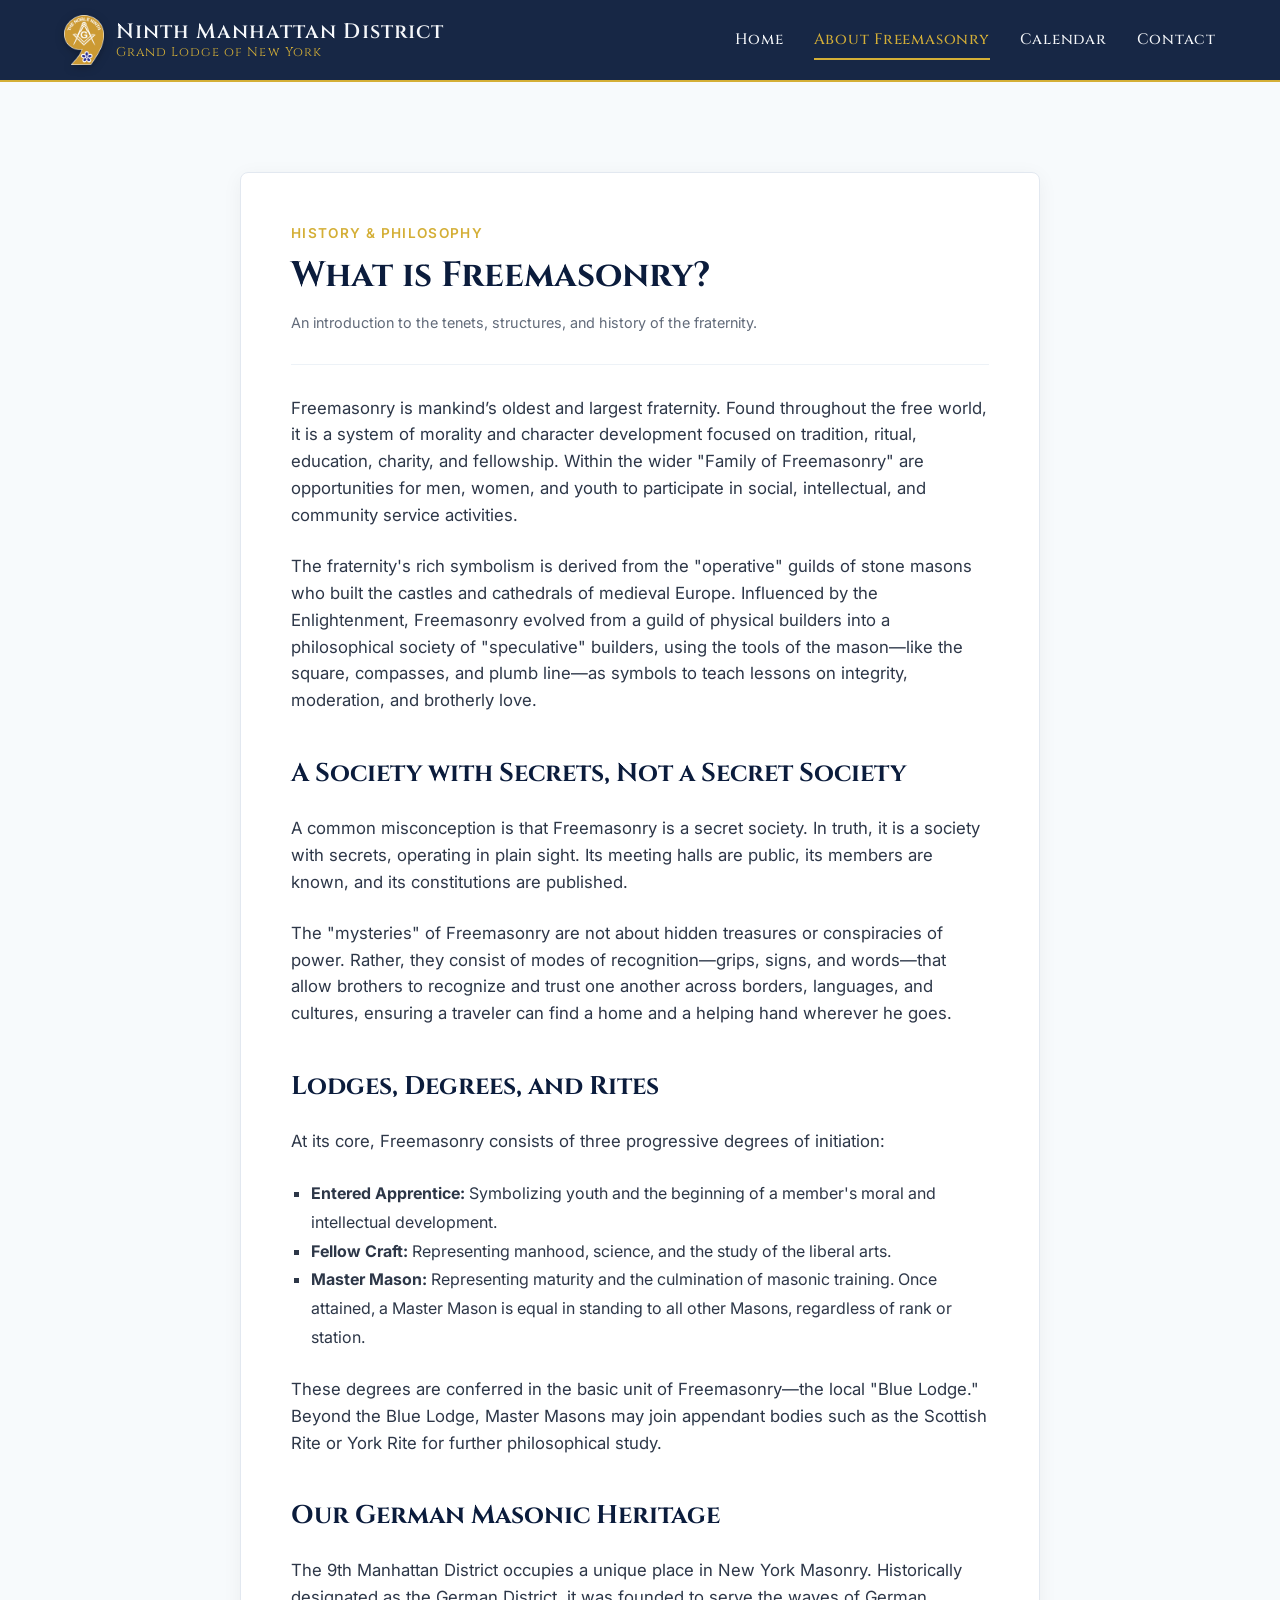
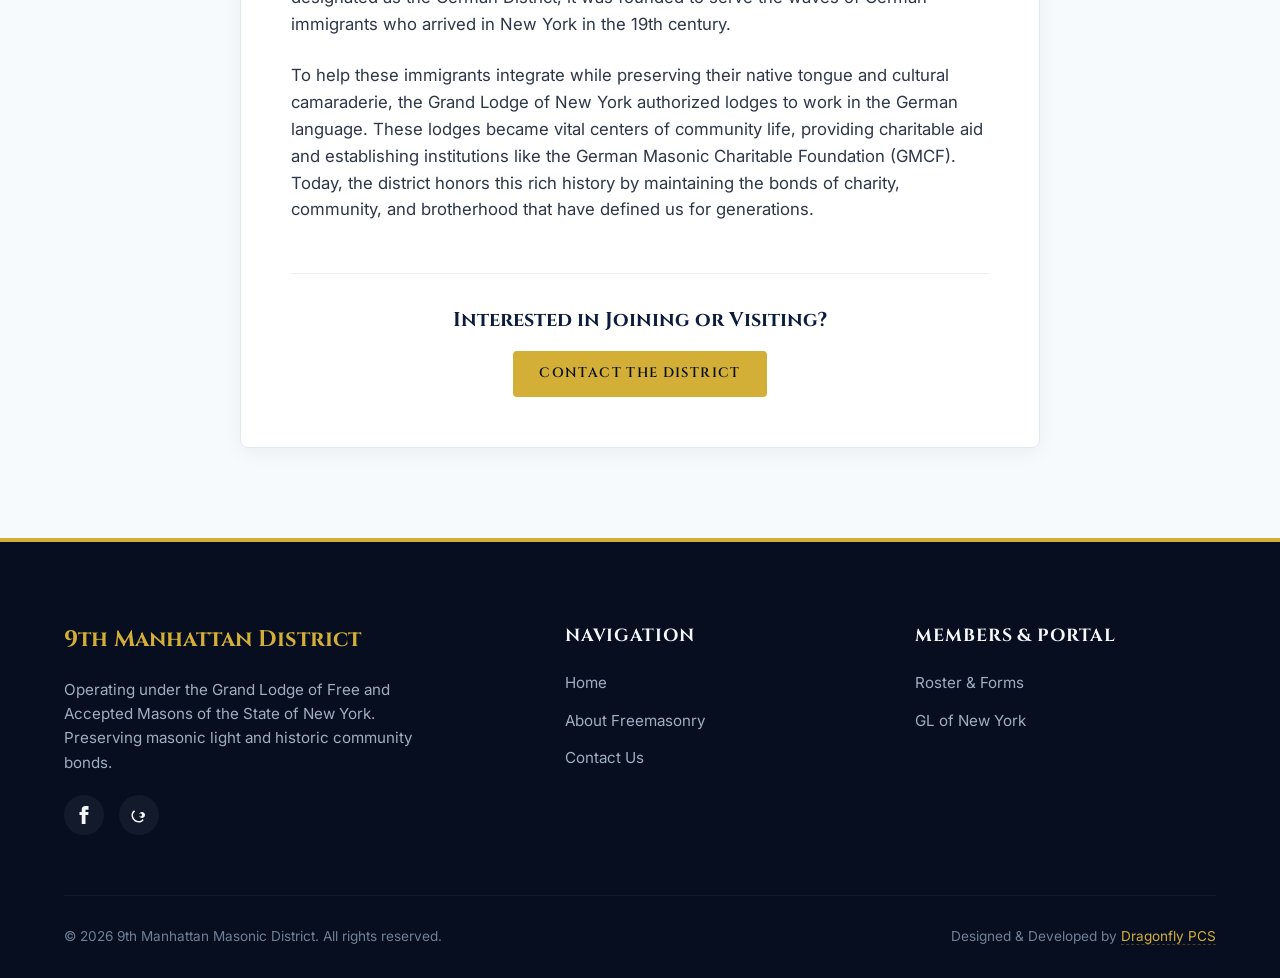
<file: about.html>
<!DOCTYPE html>
<html lang="en">
<head>
  <meta charset="UTF-8">
  <meta name="viewport" content="width=device-width, initial-scale=1.0">
  <title>About Freemasonry | 9th Manhattan Masonic District</title>
  <meta name="description" content="Learn about Freemasonry, its history, degrees, principles, and the unique German Masonic heritage of the 9th Manhattan District.">
  <link rel="stylesheet" href="styles.css">
  <link rel="icon" type="image/png" href="district_logo_header.png">
</head>
<body>

  <!-- Navigation Bar -->
  <header class="navbar">
    <div class="container">
      <a href="index.html" class="logo-link">
        <img src="district_logo_header.png" alt="9th Manhattan District Logo" class="logo-img">
        <div class="logo-text">
          Ninth Manhattan District
          <span>Grand Lodge of New York</span>
        </div>
      </a>
      <button class="nav-toggle" id="nav-toggle" aria-label="Toggle Navigation">
        &#9776;
      </button>
      <nav class="nav-menu" id="nav-menu">
        <a href="index.html" class="nav-link">Home</a>
        <a href="about.html" class="nav-link active">About Freemasonry</a>
        <a href="calendar.html" class="nav-link">Calendar</a>
        <!-- <a href="news.html" class="nav-link">Masonic News</a> -->
        <a href="contact.html" class="nav-link">Contact</a>
      </nav>
    </div>
  </header>

  <!-- Editorial Section -->
  <section class="section reveal" style="background-color: #f7fafc;">
    <div class="container">
      <article class="editorial-container animate-entrance delay-1">
        
        <header class="editorial-header">
          <span style="font-family: var(--font-sans); color: var(--color-accent); font-weight: 600; text-transform: uppercase; letter-spacing: 0.1em; font-size: 0.85rem; display: block; margin-bottom: 8px;">History & Philosophy</span>
          <h1 class="editorial-title">What is Freemasonry?</h1>
          <div class="editorial-meta">
            An introduction to the tenets, structures, and history of the fraternity.
          </div>
        </header>

        <div class="editorial-content">
          <p>
            Freemasonry is mankind’s oldest and largest fraternity. Found throughout the free world, it is a system of morality and character development focused on tradition, ritual, education, charity, and fellowship. Within the wider "Family of Freemasonry" are opportunities for men, women, and youth to participate in social, intellectual, and community service activities.
          </p>
          <p>
            The fraternity's rich symbolism is derived from the "operative" guilds of stone masons who built the castles and cathedrals of medieval Europe. Influenced by the Enlightenment, Freemasonry evolved from a guild of physical builders into a philosophical society of "speculative" builders, using the tools of the mason—like the square, compasses, and plumb line—as symbols to teach lessons on integrity, moderation, and brotherly love.
          </p>

          <h2>A Society with Secrets, Not a Secret Society</h2>
          <p>
            A common misconception is that Freemasonry is a secret society. In truth, it is a society with secrets, operating in plain sight. Its meeting halls are public, its members are known, and its constitutions are published. 
          </p>
          <p>
            The "mysteries" of Freemasonry are not about hidden treasures or conspiracies of power. Rather, they consist of modes of recognition—grips, signs, and words—that allow brothers to recognize and trust one another across borders, languages, and cultures, ensuring a traveler can find a home and a helping hand wherever he goes.
          </p>

          <h2>Lodges, Degrees, and Rites</h2>
          <p>
            At its core, Freemasonry consists of three progressive degrees of initiation:
          </p>
          <ul style="list-style-type: square; margin-bottom: 24px; padding-left: 20px; color: #2d3748; line-height: 1.8;">
            <li><strong>Entered Apprentice:</strong> Symbolizing youth and the beginning of a member's moral and intellectual development.</li>
            <li><strong>Fellow Craft:</strong> Representing manhood, science, and the study of the liberal arts.</li>
            <li><strong>Master Mason:</strong> Representing maturity and the culmination of masonic training. Once attained, a Master Mason is equal in standing to all other Masons, regardless of rank or station.</li>
          </ul>
          <p>
            These degrees are conferred in the basic unit of Freemasonry—the local "Blue Lodge." Beyond the Blue Lodge, Master Masons may join appendant bodies such as the Scottish Rite or York Rite for further philosophical study.
          </p>

          <h2>Our German Masonic Heritage</h2>
          <p>
            The 9th Manhattan District occupies a unique place in New York Masonry. Historically designated as the German District, it was founded to serve the waves of German immigrants who arrived in New York in the 19th century. 
          </p>
          <p>
            To help these immigrants integrate while preserving their native tongue and cultural camaraderie, the Grand Lodge of New York authorized lodges to work in the German language. These lodges became vital centers of community life, providing charitable aid and establishing institutions like the German Masonic Charitable Foundation (GMCF). Today, the district honors this rich history by maintaining the bonds of charity, community, and brotherhood that have defined us for generations.
          </p>
        </div>

        <div style="margin-top: 50px; padding-top: 30px; border-top: 1px solid #edf2f7; text-align: center;">
          <h3 style="font-family: var(--font-serif); font-size: 1.25rem; color: var(--color-primary); margin-bottom: 15px;">Interested in Joining or Visiting?</h3>
          <a href="contact.html" class="btn btn-primary" style="padding: 10px 24px; font-size: 0.85rem;">Contact the District</a>
        </div>
      </article>
    </div>
  </section>

  <!-- Footer -->
  <footer class="footer">
    <div class="container">
      <div class="footer-grid">
        <div class="footer-about">
          <h4>9th Manhattan District</h4>
          <p>
            Operating under the Grand Lodge of Free and Accepted Masons of the State of New York. Preserving masonic light and historic community bonds.
          </p>
          <div class="social-links">
            <a href="https://facebook.com" target="_blank" class="social-btn" aria-label="Facebook">
              <svg width="18" height="18" fill="currentColor" viewBox="0 0 24 24"><path d="M9 8h-3v4h3v12h5v-12h3.642l.358-4h-4v-1.667c0-.955.192-1.333 1.115-1.333h2.885v-5h-3.808c-3.596 0-5.192 1.583-5.192 4.615v3.385z"></path></svg>
            </a>
            <a href="feed/" class="social-btn" aria-label="RSS Feed">
              <svg width="18" height="18" fill="currentColor" viewBox="0 0 24 24"><path d="M12 20.001c-4.418 0-8-3.582-8-8 0-1.85 1.09-3.58 2.82-4.82l-1.41-1.42c-2.31 1.69-3.41 4.19-3.41 6.24 0 5.52 4.48 10 10 10 2.05 0 4.55-1.1 6.24-3.41l-1.42-1.41c-1.24 1.73-2.97 2.82-4.82 2.82zm8-8c0-2.21-1.79-4-4-4s-4 1.79-4 4 1.79 4 4 4 4-1.79 4-4zm-8 0c0-1.1.9-2 2-2s2 .9 2 2-.9 2-2 2-2-.9-2-2z"></path></svg>
            </a>
          </div>
        </div>
        
        <div class="footer-links">
          <h4>Navigation</h4>
          <ul class="footer-links-list">
            <li><a href="index.html">Home</a></li>
            <li><a href="about.html">About Freemasonry</a></li>
            <!-- <li><a href="news.html">Masonic News</a></li> -->
            <li><a href="contact.html">Contact Us</a></li>
          </ul>
        </div>

        <div class="footer-links">
          <h4>Members & Portal</h4>
          <ul class="footer-links-list">
            <li><a href="roster.html">Roster & Forms</a></li>
            <!-- <li><a href="wp-admin/">Admin Login</a></li> -->
            <li><a href="http://NYMasons.Org" target="_blank">GL of New York</a></li>
          </ul>
        </div>
      </div>

      <div class="footer-bottom">
        <p>&copy; 2026 9th Manhattan Masonic District. All rights reserved.</p>
        <p>Designed & Developed by <a href="http://www.dragonflypcs.com" target="_blank">Dragonfly PCS</a></p>
      </div>
    </div>
  </footer>

  <!-- Global UI JavaScript -->
  <script src="main.js"></script>
</body>
</html>
</file>
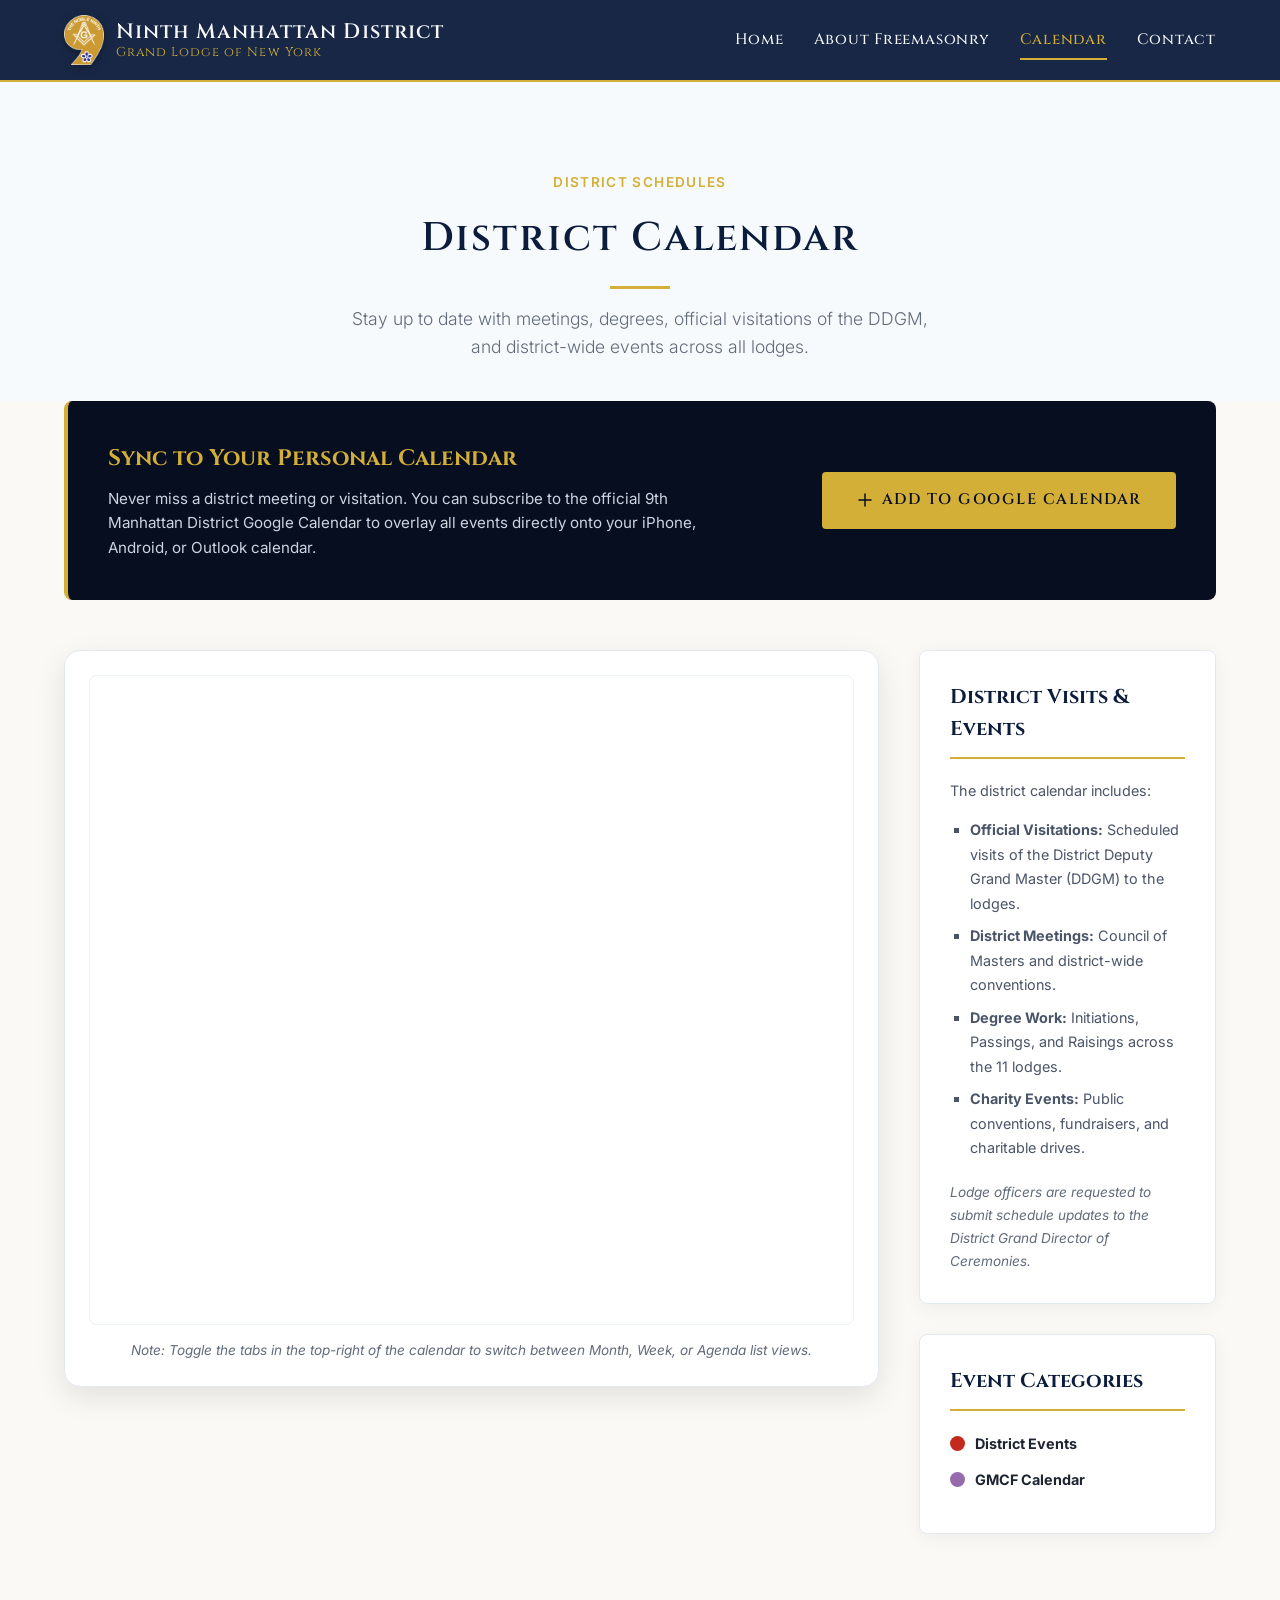
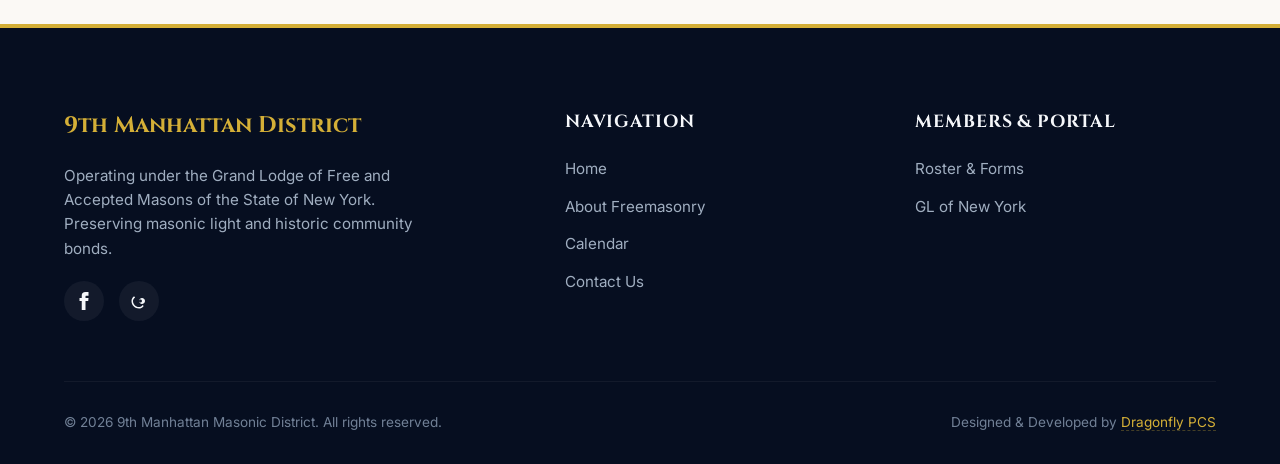
<file: calendar.html>
<!DOCTYPE html>
<html lang="en">
<head>
  <meta charset="UTF-8">
  <meta name="viewport" content="width=device-width, initial-scale=1.0">
  <title>District Calendar | 9th Manhattan Masonic District</title>
  <meta name="description" content="View the official Google Calendar for the 9th Manhattan Masonic District. Keep track of meetings, degrees, official visitations, and district events.">
  <link rel="stylesheet" href="styles.css">
  <link rel="icon" type="image/png" href="district_logo_header.png">
  <style>
    /* Custom calendar styling to enhance raw Google Calendar iframes */
    .calendar-container {
      background: white;
      border-radius: var(--border-radius-lg);
      border: 1px solid #e2e8f0;
      padding: 24px;
      box-shadow: var(--shadow-medium);
      margin-bottom: 40px;
    }
    
    .iframe-wrapper {
      position: relative;
      width: 100%;
      height: 650px;
      border-radius: var(--border-radius-md);
      overflow: hidden;
      border: 1px solid #edf2f7;
    }
    
    .iframe-wrapper iframe {
      width: 100%;
      height: 100%;
      border: 0;
    }

    .sync-card {
      background-color: var(--color-primary-dark);
      color: var(--color-text-light);
      padding: 40px;
      border-radius: var(--border-radius-md);
      border-left: 4px solid var(--color-accent);
      margin-bottom: 50px;
      display: flex;
      justify-content: space-between;
      align-items: center;
      flex-wrap: wrap;
      gap: 30px;
    }
  </style>
</head>
<body>

  <!-- Navigation Bar -->
  <header class="navbar">
    <div class="container">
      <a href="index.html" class="logo-link">
        <img src="district_logo_header.png" alt="9th Manhattan District Logo" class="logo-img">
        <div class="logo-text">
          Ninth Manhattan District
          <span>Grand Lodge of New York</span>
        </div>
      </a>
      <button class="nav-toggle" id="nav-toggle" aria-label="Toggle Navigation">
        &#9776;
      </button>
      <nav class="nav-menu" id="nav-menu">
        <a href="index.html" class="nav-link">Home</a>
        <a href="about.html" class="nav-link">About Freemasonry</a>
        <a href="calendar.html" class="nav-link active">Calendar</a>
        <!-- <a href="news.html" class="nav-link">Masonic News</a> -->
        <a href="contact.html" class="nav-link">Contact</a>
      </nav>
    </div>
  </header>

  <!-- Calendar Page Header -->
  <section class="section animate-entrance delay-1" style="background-color: #f7fafc; padding-bottom: 40px;">
    <div class="container">
      <div style="text-align: center; max-width: 800px; margin: 0 auto;">
        <span style="font-family: var(--font-sans); color: var(--color-accent); font-weight: 600; text-transform: uppercase; letter-spacing: 0.1em; font-size: 0.85rem; display: block; margin-bottom: 12px;">District Schedules</span>
        <h1 class="section-title">District Calendar</h1>
        <p class="section-subtitle" style="margin-bottom: 0;">Stay up to date with meetings, degrees, official visitations of the DDGM, and district-wide events across all lodges.</p>
      </div>
    </div>
  </section>

  <!-- Main Calendar Section -->
  <section class="section reveal" style="padding-top: 0;">
    <div class="container">
      
      <!-- Sync Ribbon -->
      <div class="sync-card">
        <div style="max-width: 600px;">
          <h3 style="font-family: var(--font-serif); font-size: 1.4rem; color: var(--color-accent); margin-bottom: 10px;">Sync to Your Personal Calendar</h3>
          <p style="font-size: 0.95rem; color: #cbd5e0; line-height: 1.6;">
            Never miss a district meeting or visitation. You can subscribe to the official 9th Manhattan District Google Calendar to overlay all events directly onto your iPhone, Android, or Outlook calendar.
          </p>
        </div>
        <a href="https://calendar.google.com/calendar/u/0/r?cid=dd@gmcf.us" target="_blank" class="btn btn-primary" style="display: inline-flex; align-items: center; gap: 8px;">
          <svg width="18" height="18" fill="none" stroke="currentColor" stroke-width="2" viewBox="0 0 24 24"><path stroke-linecap="round" stroke-linejoin="round" d="M12 4v16m8-8H4"></path></svg>
          Add to Google Calendar
        </a>
      </div>

      <!-- Grid for Calendar + Sidebar -->
      <div class="calendar-grid">
        
        <!-- Left Column: Google Calendar Embed Card -->
        <div class="calendar-container">
          <div class="iframe-wrapper">
            <!-- Google Calendar Embed Iframe -->
            <iframe src="https://calendar.google.com/calendar/embed?height=600&wkst=1&ctz=America%2FNew_York&showTitle=0&showPrint=0&showTz=0&title&src=ZGRAZ21jZi51cw&src=ZGY0OTdmZDQ5YTI0Zjk1NmUyNWVjMWZlNmExZWJhZjkyYjI3ZDYyYjA3MjkzODA4Mzc2ZjJhYzZiMDg4MmMyYkBncm91cC5jYWxlbmRhci5nb29nbGUuY29t&color=%23d50000&color=%239e69af" style="border-width:0" width="800" height="600" frameborder="0" scrolling="no"></iframe>
          </div>
          <p style="font-size: 0.85rem; color: var(--color-text-muted); text-align: center; margin-top: 15px; font-style: italic;">
            Note: Toggle the tabs in the top-right of the calendar to switch between Month, Week, or Agenda list views.
          </p>
        </div>

        <!-- Right Column: Sidebar info -->
        <div>
          <!-- Quick Guidelines -->
          <div style="background-color: white; border: 1px solid #e2e8f0; border-radius: var(--border-radius-md); padding: 30px; margin-bottom: 30px; box-shadow: var(--shadow-subtle);">
            <h3 style="font-family: var(--font-serif); font-size: 1.25rem; color: var(--color-primary); border-bottom: 2px solid var(--color-accent); padding-bottom: 12px; margin-bottom: 20px;">
              District Visits & Events
            </h3>
            
            <div style="font-size: 0.9rem; line-height: 1.7; color: #4a5568;">
              <p style="margin-bottom: 15px;">
                The district calendar includes:
              </p>
              <ul style="list-style-type: square; padding-left: 20px; margin-bottom: 20px;">
                <li style="margin-bottom: 8px;"><strong>Official Visitations:</strong> Scheduled visits of the District Deputy Grand Master (DDGM) to the lodges.</li>
                <li style="margin-bottom: 8px;"><strong>District Meetings:</strong> Council of Masters and district-wide conventions.</li>
                <li style="margin-bottom: 8px;"><strong>Degree Work:</strong> Initiations, Passings, and Raisings across the 11 lodges.</li>
                <li style="margin-bottom: 8px;"><strong>Charity Events:</strong> Public conventions, fundraisers, and charitable drives.</li>
              </ul>
              <p style="font-size: 0.85rem; color: var(--color-text-muted); font-style: italic;">
                Lodge officers are requested to submit schedule updates to the District Grand Director of Ceremonies.
              </p>
            </div>
          </div>

          <!-- Color Coding Key -->
          <div style="background-color: white; border: 1px solid #e2e8f0; border-radius: var(--border-radius-md); padding: 30px; box-shadow: var(--shadow-subtle);">
            <h3 style="font-family: var(--font-serif); font-size: 1.25rem; color: var(--color-primary); border-bottom: 2px solid var(--color-accent); padding-bottom: 12px; margin-bottom: 20px;">
              Event Categories
            </h3>
            <ul style="font-size: 0.9rem; line-height: 1.8;">
              <li style="margin-bottom: 10px; display: flex; align-items: center; gap: 10px;">
                <span style="display: inline-block; width: 15px; height: 15px; background-color: #c3291c; border-radius: 50%;"></span>
                <strong>District Events</strong>
              </li>
              <li style="margin-bottom: 10px; display: flex; align-items: center; gap: 10px;">
                <span style="display: inline-block; width: 15px; height: 15px; background-color: #966bab; border-radius: 50%;"></span>
                <strong>GMCF Calendar</strong>
              </li>
              <!--
              <li style="margin-bottom: 10px; display: flex; align-items: center; gap: 10px;">
                <span style="display: inline-block; width: 15px; height: 15px; background-color: #3182ce; border-radius: 50%;"></span>
                <strong>Lodge Degrees & Work</strong>
              </li>
              <li style="display: flex; align-items: center; gap: 10px;">
                <span style="display: inline-block; width: 15px; height: 15px; background-color: #38a169; border-radius: 50%;"></span>
                <strong>Charitable / Public</strong>
              </li>
              -->
            </ul>
          </div>
        </div>

      </div>

    </div>
  </section>

  <!-- Footer -->
  <footer class="footer">
    <div class="container">
      <div class="footer-grid">
        <div class="footer-about">
          <h4>9th Manhattan District</h4>
          <p>
            Operating under the Grand Lodge of Free and Accepted Masons of the State of New York. Preserving masonic light and historic community bonds.
          </p>
          <div class="social-links">
            <a href="https://facebook.com" target="_blank" class="social-btn" aria-label="Facebook">
              <svg width="18" height="18" fill="currentColor" viewBox="0 0 24 24"><path d="M9 8h-3v4h3v12h5v-12h3.642l.358-4h-4v-1.667c0-.955.192-1.333 1.115-1.333h2.885v-5h-3.808c-3.596 0-5.192 1.583-5.192 4.615v3.385z"></path></svg>
            </a>
            <a href="feed/" class="social-btn" aria-label="RSS Feed">
              <svg width="18" height="18" fill="currentColor" viewBox="0 0 24 24"><path d="M12 20.001c-4.418 0-8-3.582-8-8 0-1.85 1.09-3.58 2.82-4.82l-1.41-1.42c-2.31 1.69-3.41 4.19-3.41 6.24 0 5.52 4.48 10 10 10 2.05 0 4.55-1.1 6.24-3.41l-1.42-1.41c-1.24 1.73-2.97 2.82-4.82 2.82zm8-8c0-2.21-1.79-4-4-4s-4 1.79-4 4 1.79 4 4 4 4-1.79 4-4zm-8 0c0-1.1.9-2 2-2s2 .9 2 2-.9 2-2 2-2-.9-2-2z"></path></svg>
            </a>
          </div>
        </div>
        
        <div class="footer-links">
          <h4>Navigation</h4>
          <ul class="footer-links-list">
            <li><a href="index.html">Home</a></li>
            <li><a href="about.html">About Freemasonry</a></li>
            <li><a href="calendar.html">Calendar</a></li>
            <!-- <li><a href="news.html">Masonic News</a></li> -->
            <li><a href="contact.html">Contact Us</a></li>
          </ul>
        </div>

        <div class="footer-links">
          <h4>Members & Portal</h4>
          <ul class="footer-links-list">
            <li><a href="roster.html">Roster & Forms</a></li>
            <!-- <li><a href="wp-admin/">Admin Login</a></li> -->
            <li><a href="http://NYMasons.Org" target="_blank">GL of New York</a></li>
          </ul>
        </div>
      </div>

      <div class="footer-bottom">
        <p>&copy; 2026 9th Manhattan Masonic District. All rights reserved.</p>
        <p>Designed & Developed by <a href="http://www.dragonflypcs.com" target="_blank">Dragonfly PCS</a></p>
      </div>
    </div>
  </footer>

  <!-- Global UI JavaScript -->
  <script src="main.js"></script>
</body>
</html>
</file>
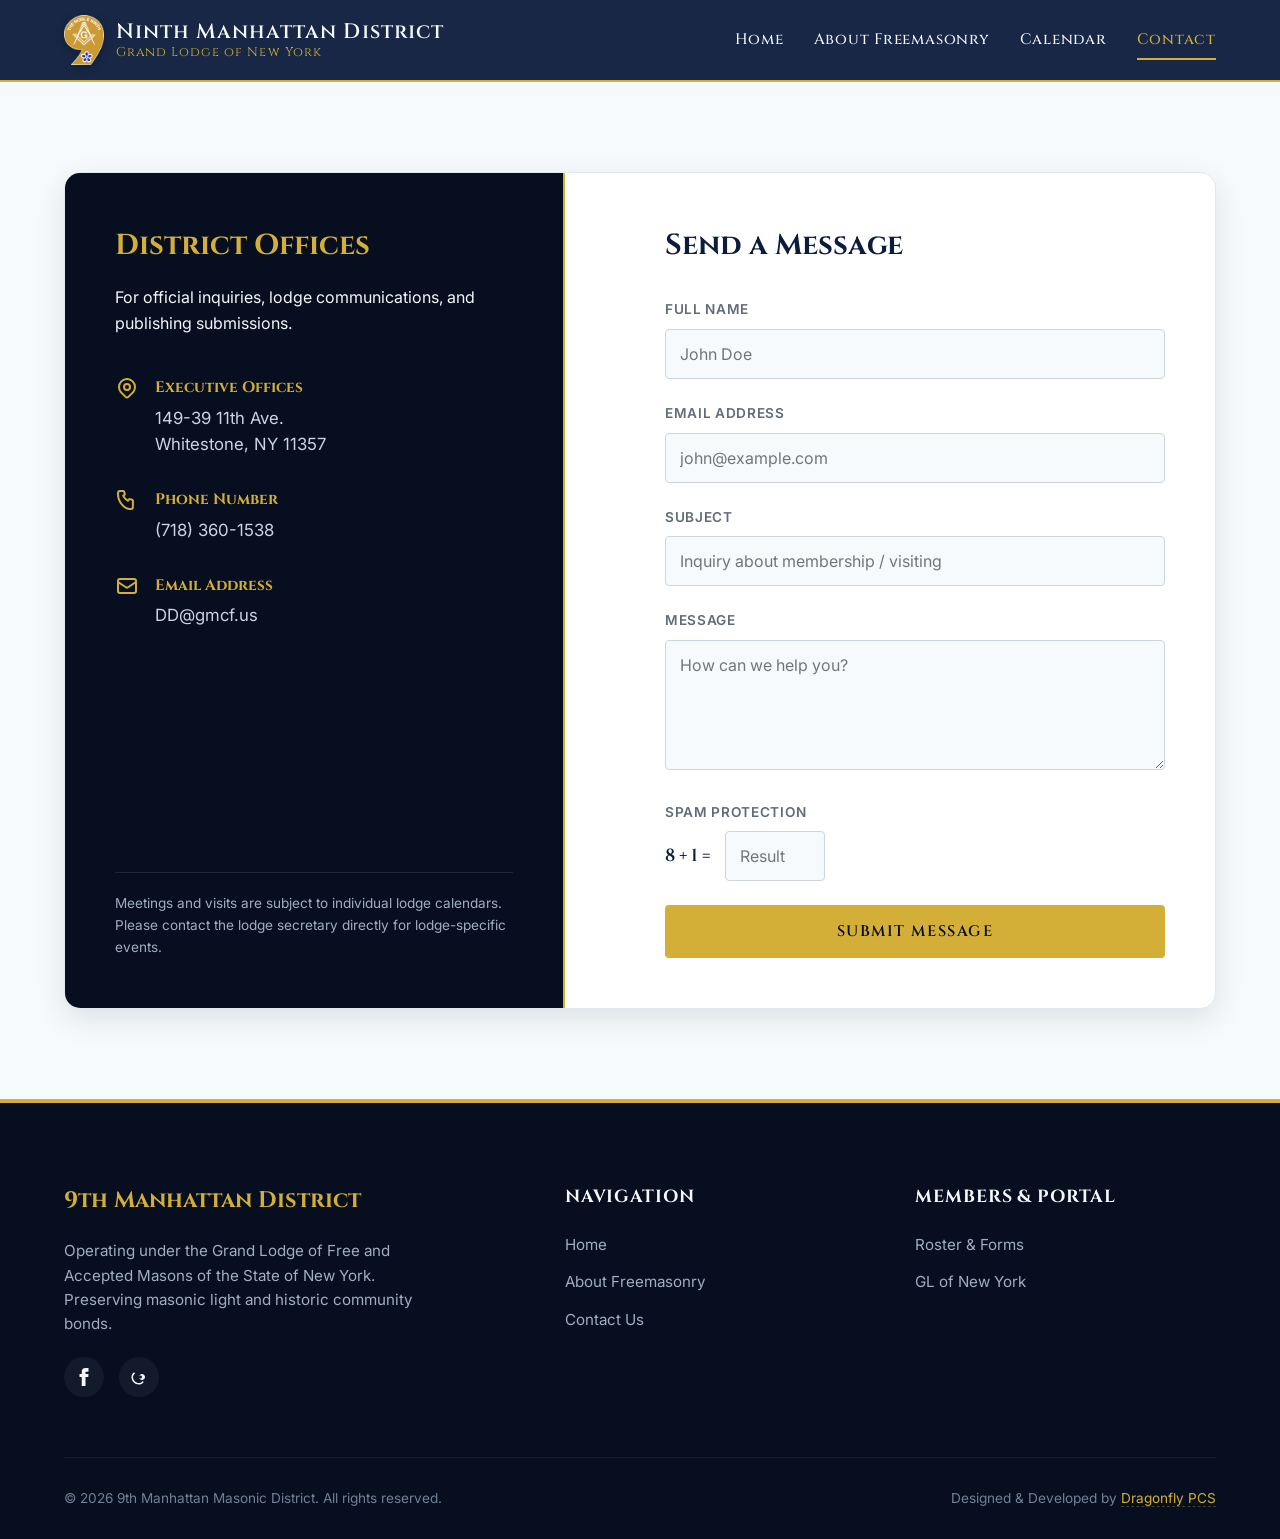
<file: contact.html>
<!DOCTYPE html>
<html lang="en">
<head>
  <meta charset="UTF-8">
  <meta name="viewport" content="width=device-width, initial-scale=1.0">
  <title>Contact Us | 9th Manhattan Masonic District</title>
  <meta name="description" content="Get in touch with the 9th Manhattan Masonic District. Find our executive office details, phone, and send us a direct message.">
  <link rel="stylesheet" href="styles.css">
  <link rel="icon" type="image/png" href="district_logo_header.png">
</head>
<body>

  <!-- Navigation Bar -->
  <header class="navbar">
    <div class="container">
      <a href="index.html" class="logo-link">
        <img src="district_logo_header.png" alt="9th Manhattan District Logo" class="logo-img">
        <div class="logo-text">
          Ninth Manhattan District
          <span>Grand Lodge of New York</span>
        </div>
      </a>
      <button class="nav-toggle" id="nav-toggle" aria-label="Toggle Navigation">
        &#9776;
      </button>
      <nav class="nav-menu" id="nav-menu">
        <a href="index.html" class="nav-link">Home</a>
        <a href="about.html" class="nav-link">About Freemasonry</a>
        <a href="calendar.html" class="nav-link">Calendar</a>
        <!-- <a href="news.html" class="nav-link">Masonic News</a> -->
        <a href="contact.html" class="nav-link active">Contact</a>
      </nav>
    </div>
  </header>

  <!-- Contact Form Section -->
  <section class="section reveal" style="background-color: #f7fafc;">
    <div class="container">
      <div class="contact-wrapper animate-entrance delay-1">
        
        <!-- Left: Info Panel -->
        <div class="contact-info-panel">
          <div>
            <h3>District Offices</h3>
            <p>For official inquiries, lodge communications, and publishing submissions.</p>
            
            <div class="contact-details-list">
              <!-- Address -->
              <div class="contact-detail-item">
                <svg fill="none" stroke="currentColor" stroke-width="2" viewBox="0 0 24 24"><path stroke-linecap="round" stroke-linejoin="round" d="M17.657 16.657L13.414 20.9a1.998 1.998 0 01-2.827 0l-4.244-4.243a8 8 0 1111.314 0z"></path><path stroke-linecap="round" stroke-linejoin="round" d="M15 11a3 3 0 11-6 0 3 3 0 016 0z"></path></svg>
                <div>
                  <h4 style="font-family: var(--font-serif); font-size: 0.95rem; color: var(--color-accent); margin-bottom: 4px;">Executive Offices</h4>
                  <p>149-39 11th Ave.<br>Whitestone, NY 11357</p>
                </div>
              </div>

              <!-- Phone -->
              <div class="contact-detail-item">
                <svg fill="none" stroke="currentColor" stroke-width="2" viewBox="0 0 24 24"><path stroke-linecap="round" stroke-linejoin="round" d="M3 5a2 2 0 012-2h3.28a1 1 0 01.94.725l.548 2.2a1 1 0 01-.321.988l-1.305.98a10.582 10.582 0 004.872 4.872l.98-1.305a1 1 0 01.988-.321l2.2.548a1 1 0 01.725.94V19a2 2 0 01-2 2h-1C9.716 21 3 14.284 3 6V5z"></path></svg>
                <div>
                  <h4 style="font-family: var(--font-serif); font-size: 0.95rem; color: var(--color-accent); margin-bottom: 4px;">Phone Number</h4>
                  <p>(718) 360-1538</p>
                </div>
              </div>

              <!-- Email -->
              <div class="contact-detail-item">
                <svg fill="none" stroke="currentColor" stroke-width="2" viewBox="0 0 24 24"><path stroke-linecap="round" stroke-linejoin="round" d="M3 8l7.89 5.26a2 2 0 002.22 0L21 8M5 19h14a2 2 0 002-2V7a2 2 0 00-2-2H5a2 2 0 00-2 2v10a2 2 0 002 2z"></path></svg>
                <div>
                  <h4 style="font-family: var(--font-serif); font-size: 0.95rem; color: var(--color-accent); margin-bottom: 4px;">Email Address</h4>
                  <p><a href="mailto:DD@gmcf.us" style="color: inherit; text-decoration: none;">DD@gmcf.us</a></p>
                </div>
              </div>
            </div>
          </div>

          <div style="font-size: 0.85rem; color: #a0aec0; border-top: 1px solid rgba(255,255,255,0.1); padding-top: 20px;">
            Meetings and visits are subject to individual lodge calendars. Please contact the lodge secretary directly for lodge-specific events.
          </div>
        </div>

        <!-- Right: Form Panel -->
        <div class="contact-form-panel">
          <h3>Send a Message</h3>
          
          <form id="contact-form" name="contact" method="POST" netlify>
            <input type="hidden" name="form-name" value="contact">
            <div class="form-group">
              <label for="name" class="form-label">Full Name</label>
              <input type="text" id="name" name="name" class="form-control" placeholder="John Doe" required>
            </div>
            
            <div class="form-group">
              <label for="email" class="form-label">Email Address</label>
              <input type="email" id="email" name="email" class="form-control" placeholder="john@example.com" required>
            </div>

            <div class="form-group">
              <label for="subject" class="form-label">Subject</label>
              <input type="text" id="subject" name="subject" class="form-control" placeholder="Inquiry about membership / visiting" required>
            </div>

            <div class="form-group">
              <label for="message" class="form-label">Message</label>
              <textarea id="message" name="message" class="form-control" rows="5" placeholder="How can we help you?" required></textarea>
            </div>

            <!-- Interactive Math Captcha -->
            <label class="form-label">Spam Protection</label>
            <div class="captcha-wrapper">
              <span class="captcha-label" id="captcha-question">5 + 4 =</span>
              <input type="number" id="captcha-answer" name="captcha" class="form-control captcha-input" placeholder="Result" required>
            </div>

            <button type="submit" class="btn btn-primary" style="width: 100%;">Submit Message</button>
          </form>

          <div id="form-success" style="display: none; margin-top: 20px; padding: 15px; background-color: #f0fff4; border: 1px solid #c6f6d5; border-radius: var(--border-radius-sm); color: #22543d; font-weight: 500;">
            Thank you! Your message has been sent successfully. We will get back to you shortly.
          </div>
        </div>

      </div>
    </div>
  </section>

  <!-- Footer -->
  <footer class="footer">
    <div class="container">
      <div class="footer-grid">
        <div class="footer-about">
          <h4>9th Manhattan District</h4>
          <p>
            Operating under the Grand Lodge of Free and Accepted Masons of the State of New York. Preserving masonic light and historic community bonds.
          </p>
          <div class="social-links">
            <a href="https://facebook.com" target="_blank" class="social-btn" aria-label="Facebook">
              <svg width="18" height="18" fill="currentColor" viewBox="0 0 24 24"><path d="M9 8h-3v4h3v12h5v-12h3.642l.358-4h-4v-1.667c0-.955.192-1.333 1.115-1.333h2.885v-5h-3.808c-3.596 0-5.192 1.583-5.192 4.615v3.385z"></path></svg>
            </a>
            <a href="feed/" class="social-btn" aria-label="RSS Feed">
              <svg width="18" height="18" fill="currentColor" viewBox="0 0 24 24"><path d="M12 20.001c-4.418 0-8-3.582-8-8 0-1.85 1.09-3.58 2.82-4.82l-1.41-1.42c-2.31 1.69-3.41 4.19-3.41 6.24 0 5.52 4.48 10 10 10 2.05 0 4.55-1.1 6.24-3.41l-1.42-1.41c-1.24 1.73-2.97 2.82-4.82 2.82zm8-8c0-2.21-1.79-4-4-4s-4 1.79-4 4 1.79 4 4 4 4-1.79 4-4zm-8 0c0-1.1.9-2 2-2s2 .9 2 2-.9 2-2 2-2-.9-2-2z"></path></svg>
            </a>
          </div>
        </div>
        
        <div class="footer-links">
          <h4>Navigation</h4>
          <ul class="footer-links-list">
            <li><a href="index.html">Home</a></li>
            <li><a href="about.html">About Freemasonry</a></li>
            <!-- <li><a href="news.html">Masonic News</a></li> -->
            <li><a href="contact.html">Contact Us</a></li>
          </ul>
        </div>

        <div class="footer-links">
          <h4>Members & Portal</h4>
          <ul class="footer-links-list">
            <li><a href="roster.html">Roster & Forms</a></li>
            <!-- <li><a href="wp-admin/">Admin Login</a></li> -->
            <li><a href="http://NYMasons.Org" target="_blank">GL of New York</a></li>
          </ul>
        </div>
      </div>

      <div class="footer-bottom">
        <p>&copy; 2026 9th Manhattan Masonic District. All rights reserved.</p>
        <p>Designed & Developed by <a href="http://www.dragonflypcs.com" target="_blank">Dragonfly PCS</a></p>
      </div>
    </div>
  </footer>

  <!-- Global UI JavaScript -->
  <script src="main.js"></script>

  <!-- Page Interactivity JavaScript -->
  <script>
    // Captcha generation and form submission
    const num1 = Math.floor(Math.random() * 10) + 1;
    const num2 = Math.floor(Math.random() * 10) + 1;
    const correctAnswer = num1 + num2;
    
    const captchaLabel = document.getElementById('captcha-question');
    captchaLabel.textContent = `${num1} + ${num2} =`;

    const contactForm = document.getElementById('contact-form');
    const formSuccess = document.getElementById('form-success');

    contactForm.addEventListener('submit', (e) => {
      e.preventDefault();
      
      const userAnswer = parseInt(document.getElementById('captcha-answer').value, 10);
      
      if (userAnswer !== correctAnswer) {
        alert('Spam protection answer is incorrect. Please try again.');
        return;
      }
      
      // Captcha is correct, submit to Netlify Forms via AJAX
      const formData = new FormData(contactForm);
      formData.append('form-name', 'contact'); // Netlify requirement

      fetch(window.location.pathname, {
        method: "POST",
        headers: { "Content-Type": "application/x-www-form-urlencoded" },
        body: new URLSearchParams(formData).toString()
      })
      .then(response => {
        if (response.ok) {
          contactForm.style.display = 'none';
          formSuccess.style.display = 'block';
        } else {
          alert('There was a problem submitting your message. Please try again.');
        }
      })
      .catch(err => {
        alert('Connection error: ' + err.message);
      });
    });
  </script>
</body>
</html>
</file>
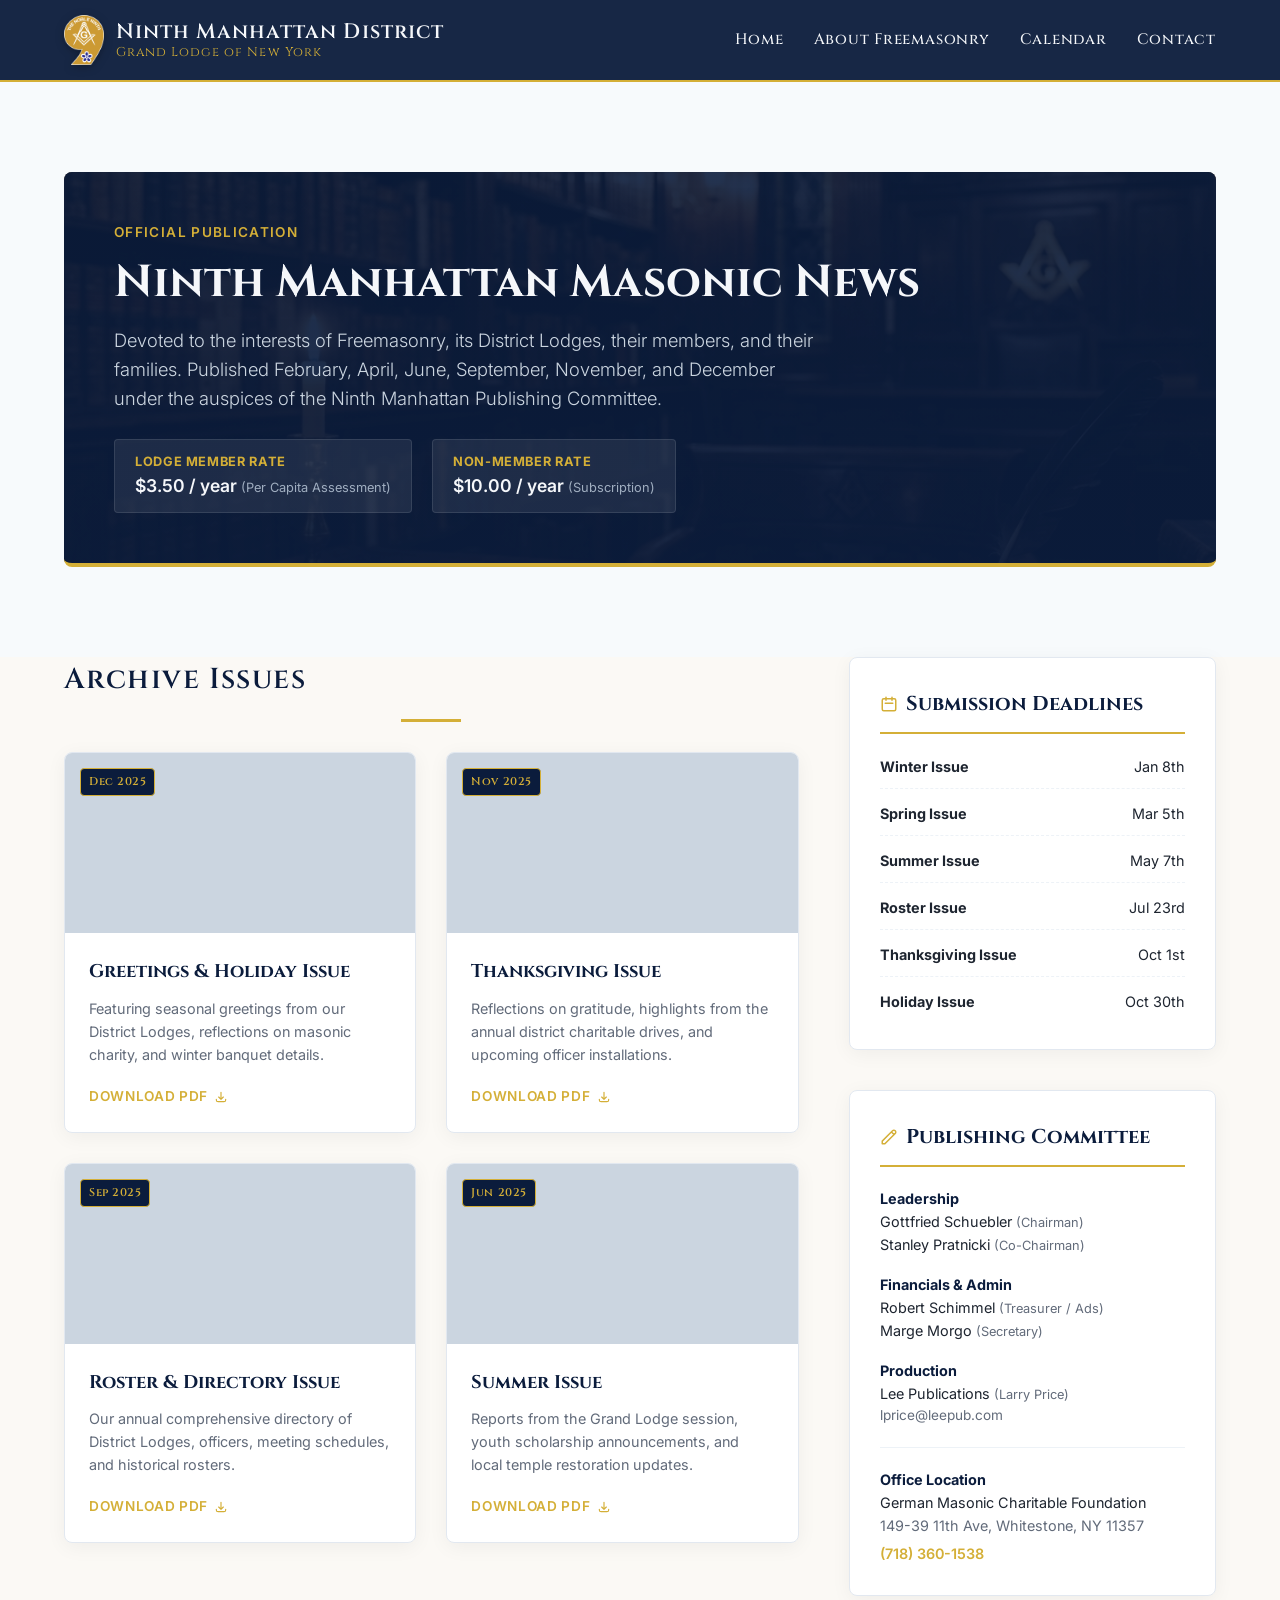
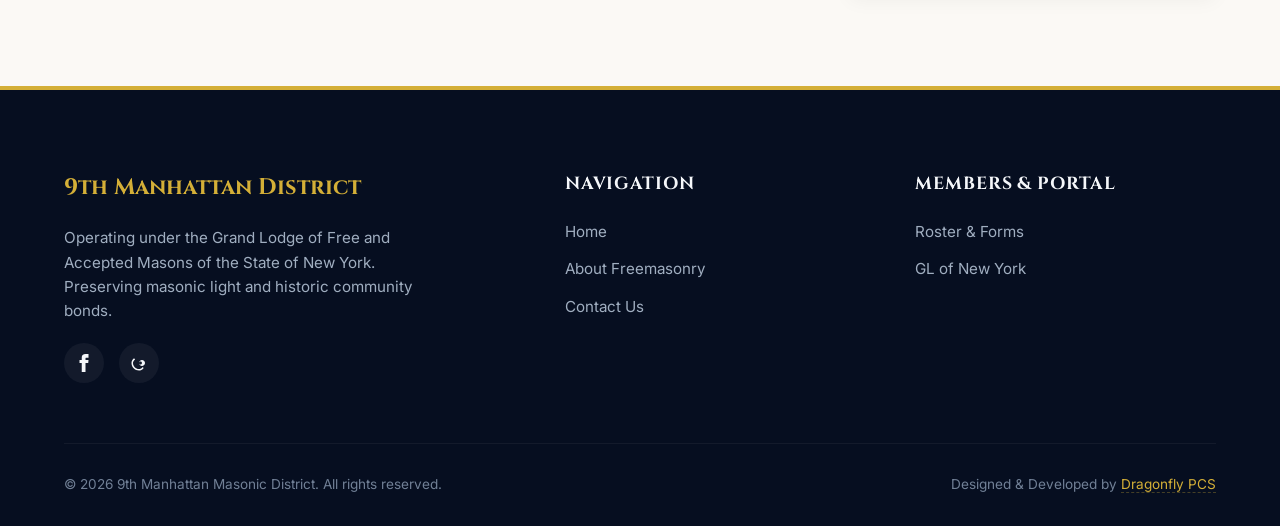
<file: news.html>
<!DOCTYPE html>
<html lang="en">
<head>
  <meta charset="UTF-8">
  <meta name="viewport" content="width=device-width, initial-scale=1.0">
  <title>Masonic News | 9th Manhattan Masonic District</title>
  <meta name="description" content="Read the Ninth Manhattan Masonic News. Find publication schedules, deadlines, editorial board details, and archive issues.">
  <link rel="stylesheet" href="styles.css">
  <link rel="icon" type="image/png" href="district_logo_header.png">
</head>
<body>

  <!-- Navigation Bar -->
  <header class="navbar">
    <div class="container">
      <a href="index.html" class="logo-link">
        <img src="district_logo_header.png" alt="9th Manhattan District Logo" class="logo-img">
        <div class="logo-text">
          Ninth Manhattan District
          <span>Grand Lodge of New York</span>
        </div>
      </a>
      <button class="nav-toggle" id="nav-toggle" aria-label="Toggle Navigation">
        &#9776;
      </button>
      <nav class="nav-menu" id="nav-menu">
        <a href="index.html" class="nav-link">Home</a>
        <a href="about.html" class="nav-link">About Freemasonry</a>
        <a href="calendar.html" class="nav-link">Calendar</a>
        <!-- <a href="news.html" class="nav-link active">Masonic News</a> -->
        <a href="contact.html" class="nav-link">Contact</a>
      </nav>
    </div>
  </header>

  <!-- News Header Section -->
  <section class="section animate-entrance delay-1" style="background-color: #f7fafc; padding-bottom: 40px;">
    <div class="container">
      <div class="news-header-card">
        <span style="font-family: var(--font-sans); color: var(--color-accent); font-weight: 600; text-transform: uppercase; letter-spacing: 0.1em; font-size: 0.85rem; display: block; margin-bottom: 12px;">Official Publication</span>
        <h1 style="font-family: var(--font-serif); font-size: 2.8rem; line-height: 1.2; margin-bottom: 16px; color: var(--color-text-light);">Ninth Manhattan Masonic News</h1>
        <p style="font-size: 1.15rem; color: #cbd5e0; max-width: 700px; font-weight: 300; line-height: 1.6; margin-bottom: 25px;">
          Devoted to the interests of Freemasonry, its District Lodges, their members, and their families. Published February, April, June, September, November, and December under the auspices of the Ninth Manhattan Publishing Committee.
        </p>
        <div style="display: flex; gap: 20px; flex-wrap: wrap;">
          <div style="background-color: rgba(255, 255, 255, 0.08); padding: 12px 20px; border-radius: var(--border-radius-sm); border: 1px solid rgba(255, 255, 255, 0.1);">
            <strong style="color: var(--color-accent); font-size: 0.8rem; display: block; text-transform: uppercase; letter-spacing: 0.05em;">Lodge Member Rate</strong>
            <span style="font-size: 1.1rem; font-weight: 600;">$3.50 / year</span> <span style="font-size: 0.8rem; color: #a0aec0;">(Per Capita Assessment)</span>
          </div>
          <div style="background-color: rgba(255, 255, 255, 0.08); padding: 12px 20px; border-radius: var(--border-radius-sm); border: 1px solid rgba(255, 255, 255, 0.1);">
            <strong style="color: var(--color-accent); font-size: 0.8rem; display: block; text-transform: uppercase; letter-spacing: 0.05em;">Non-Member Rate</strong>
            <span style="font-size: 1.1rem; font-weight: 600;">$10.00 / year</span> <span style="font-size: 0.8rem; color: #a0aec0;">(Subscription)</span>
          </div>
        </div>
      </div>
    </div>
  </section>

  <!-- News Content Section -->
  <section class="section reveal" style="padding-top: 0;">
    <div class="container">
      <div class="news-layout-grid">
        
        <!-- Left Column: Archive Grid -->
        <div>
          <h2 class="section-title" style="text-align: left; font-size: 1.8rem; margin-bottom: 30px;">Archive Issues</h2>
          <div class="news-grid reveal-stagger">
            
            <!-- Issue 1 -->
            <div class="news-card">
              <div class="news-card-img" style="background-image: url('https://images.unsplash.com/photo-1544716278-ca5e3f4abd8c?q=80&w=1974&auto=format&fit=crop');">
                <span class="news-card-badge">Dec 2025</span>
              </div>
              <div class="news-card-body">
                <div>
                  <h3 class="news-card-title">Greetings & Holiday Issue</h3>
                  <p class="news-card-desc">Featuring seasonal greetings from our District Lodges, reflections on masonic charity, and winter banquet details.</p>
                </div>
                <a href="#" class="news-card-link">
                  Download PDF
                  <svg width="14" height="14" fill="none" stroke="currentColor" stroke-width="2" viewBox="0 0 24 24"><path stroke-linecap="round" stroke-linejoin="round" d="M4 16v1a3 3 0 003 3h10a3 3 0 003-3v-1m-4-4l-4 4m0 0l-4-4m4 4V4"></path></svg>
                </a>
              </div>
            </div>

            <!-- Issue 2 -->
            <div class="news-card">
              <div class="news-card-img" style="background-image: url('https://images.unsplash.com/photo-1512820790803-83ca734da794?q=80&w=1998&auto=format&fit=crop');">
                <span class="news-card-badge">Nov 2025</span>
              </div>
              <div class="news-card-body">
                <div>
                  <h3 class="news-card-title">Thanksgiving Issue</h3>
                  <p class="news-card-desc">Reflections on gratitude, highlights from the annual district charitable drives, and upcoming officer installations.</p>
                </div>
                <a href="#" class="news-card-link">
                  Download PDF
                  <svg width="14" height="14" fill="none" stroke="currentColor" stroke-width="2" viewBox="0 0 24 24"><path stroke-linecap="round" stroke-linejoin="round" d="M4 16v1a3 3 0 003 3h10a3 3 0 003-3v-1m-4-4l-4 4m0 0l-4-4m4 4V4"></path></svg>
                </a>
              </div>
            </div>

            <!-- Issue 3 -->
            <div class="news-card">
              <div class="news-card-img" style="background-image: url('https://images.unsplash.com/photo-1457369804613-52c61a468e7d?q=80&w=2070&auto=format&fit=crop');">
                <span class="news-card-badge">Sep 2025</span>
              </div>
              <div class="news-card-body">
                <div>
                  <h3 class="news-card-title">Roster & Directory Issue</h3>
                  <p class="news-card-desc">Our annual comprehensive directory of District Lodges, officers, meeting schedules, and historical rosters.</p>
                </div>
                <a href="#" class="news-card-link">
                  Download PDF
                  <svg width="14" height="14" fill="none" stroke="currentColor" stroke-width="2" viewBox="0 0 24 24"><path stroke-linecap="round" stroke-linejoin="round" d="M4 16v1a3 3 0 003 3h10a3 3 0 003-3v-1m-4-4l-4 4m0 0l-4-4m4 4V4"></path></svg>
                </a>
              </div>
            </div>

            <!-- Issue 4 -->
            <div class="news-card">
              <div class="news-card-img" style="background-image: url('https://images.unsplash.com/photo-1473186578172-c141e6798cf4?q=80&w=1973&auto=format&fit=crop');">
                <span class="news-card-badge">Jun 2025</span>
              </div>
              <div class="news-card-body">
                <div>
                  <h3 class="news-card-title">Summer Issue</h3>
                  <p class="news-card-desc">Reports from the Grand Lodge session, youth scholarship announcements, and local temple restoration updates.</p>
                </div>
                <a href="#" class="news-card-link">
                  Download PDF
                  <svg width="14" height="14" fill="none" stroke="currentColor" stroke-width="2" viewBox="0 0 24 24"><path stroke-linecap="round" stroke-linejoin="round" d="M4 16v1a3 3 0 003 3h10a3 3 0 003-3v-1m-4-4l-4 4m0 0l-4-4m4 4V4"></path></svg>
                </a>
              </div>
            </div>

          </div>
        </div>

        <!-- Right Column: Sidebar (Staff & Deadlines) -->
        <div>
          <!-- Submission Deadlines -->
          <div style="background-color: white; border: 1px solid #e2e8f0; border-radius: var(--border-radius-md); padding: 30px; margin-bottom: 40px; box-shadow: var(--shadow-subtle);">
            <h3 style="font-family: var(--font-serif); font-size: 1.25rem; color: var(--color-primary); border-bottom: 2px solid var(--color-accent); padding-bottom: 12px; margin-bottom: 20px; display: flex; align-items: center; gap: 8px;">
              <svg width="18" height="18" fill="none" stroke="currentColor" stroke-width="2" viewBox="0 0 24 24" style="color: var(--color-accent);"><path stroke-linecap="round" stroke-linejoin="round" d="M8 7V3m8 4V3m-9 8h10M5 21h14a2 2 0 002-2V7a2 2 0 00-2-2H5a2 2 0 00-2 2v12a2 2 0 002 2z"></path></svg>
              Submission Deadlines
            </h3>
            <ul style="font-size: 0.9rem; line-height: 1.8;">
              <li style="margin-bottom: 12px; display: flex; justify-content: space-between; border-bottom: 1px dashed #edf2f7; padding-bottom: 8px;">
                <strong>Winter Issue</strong> <span>Jan 8th</span>
              </li>
              <li style="margin-bottom: 12px; display: flex; justify-content: space-between; border-bottom: 1px dashed #edf2f7; padding-bottom: 8px;">
                <strong>Spring Issue</strong> <span>Mar 5th</span>
              </li>
              <li style="margin-bottom: 12px; display: flex; justify-content: space-between; border-bottom: 1px dashed #edf2f7; padding-bottom: 8px;">
                <strong>Summer Issue</strong> <span>May 7th</span>
              </li>
              <li style="margin-bottom: 12px; display: flex; justify-content: space-between; border-bottom: 1px dashed #edf2f7; padding-bottom: 8px;">
                <strong>Roster Issue</strong> <span>Jul 23rd</span>
              </li>
              <li style="margin-bottom: 12px; display: flex; justify-content: space-between; border-bottom: 1px dashed #edf2f7; padding-bottom: 8px;">
                <strong>Thanksgiving Issue</strong> <span>Oct 1st</span>
              </li>
              <li style="display: flex; justify-content: space-between; padding-bottom: 4px;">
                <strong>Holiday Issue</strong> <span>Oct 30th</span>
              </li>
            </ul>
          </div>

          <!-- Editorial Board -->
          <div style="background-color: white; border: 1px solid #e2e8f0; border-radius: var(--border-radius-md); padding: 30px; box-shadow: var(--shadow-subtle);">
            <h3 style="font-family: var(--font-serif); font-size: 1.25rem; color: var(--color-primary); border-bottom: 2px solid var(--color-accent); padding-bottom: 12px; margin-bottom: 20px; display: flex; align-items: center; gap: 8px;">
              <svg width="18" height="18" fill="none" stroke="currentColor" stroke-width="2" viewBox="0 0 24 24" style="color: var(--color-accent);"><path stroke-linecap="round" stroke-linejoin="round" d="M15.232 5.232l3.536 3.536m-2.036-5.036a2.5 2.5 0 113.536 3.536L6.5 21.036H3v-3.572L16.732 3.732z"></path></svg>
              Publishing Committee
            </h3>
            
            <div style="font-size: 0.9rem; line-height: 1.6;">
              <div style="margin-bottom: 16px;">
                <strong style="display: block; color: var(--color-primary);">Leadership</strong>
                <p>Gottfried Schuebler <span style="color:var(--color-text-muted); font-size:0.8rem;">(Chairman)</span></p>
                <p>Stanley Pratnicki <span style="color:var(--color-text-muted); font-size:0.8rem;">(Co-Chairman)</span></p>
              </div>



              <div style="margin-bottom: 16px;">
                <strong style="display: block; color: var(--color-primary);">Financials & Admin</strong>
                <p>Robert Schimmel <span style="color:var(--color-text-muted); font-size:0.8rem;">(Treasurer / Ads)</span></p>
                <p>Marge Morgo <span style="color:var(--color-text-muted); font-size:0.8rem;">(Secretary)</span></p>
              </div>

              <div style="margin-bottom: 16px;">
                <strong style="display: block; color: var(--color-primary);">Production</strong>
                <p>Lee Publications <span style="color:var(--color-text-muted); font-size:0.8rem;">(Larry Price)</span></p>
                <p style="font-size: 0.85rem; color: var(--color-text-muted);"><a href="mailto:lprice@leepub.com">lprice@leepub.com</a></p>
              </div>
              
              <hr style="border:0; border-top:1px solid #edf2f7; margin:20px 0;">
              
              <div>
                <strong style="display: block; color: var(--color-primary);">Office Location</strong>
                <p>German Masonic Charitable Foundation</p>
                <p style="color:var(--color-text-muted);">149-39 11th Ave, Whitestone, NY 11357</p>
                <p style="font-weight: 600; margin-top:5px; color: var(--color-accent);">(718) 360-1538</p>
              </div>
            </div>
          </div>
        </div>

      </div>
    </div>
  </section>

  <!-- Footer -->
  <footer class="footer">
    <div class="container">
      <div class="footer-grid">
        <div class="footer-about">
          <h4>9th Manhattan District</h4>
          <p>
            Operating under the Grand Lodge of Free and Accepted Masons of the State of New York. Preserving masonic light and historic community bonds.
          </p>
          <div class="social-links">
            <a href="https://facebook.com" target="_blank" class="social-btn" aria-label="Facebook">
              <svg width="18" height="18" fill="currentColor" viewBox="0 0 24 24"><path d="M9 8h-3v4h3v12h5v-12h3.642l.358-4h-4v-1.667c0-.955.192-1.333 1.115-1.333h2.885v-5h-3.808c-3.596 0-5.192 1.583-5.192 4.615v3.385z"></path></svg>
            </a>
            <a href="feed/" class="social-btn" aria-label="RSS Feed">
              <svg width="18" height="18" fill="currentColor" viewBox="0 0 24 24"><path d="M12 20.001c-4.418 0-8-3.582-8-8 0-1.85 1.09-3.58 2.82-4.82l-1.41-1.42c-2.31 1.69-3.41 4.19-3.41 6.24 0 5.52 4.48 10 10 10 2.05 0 4.55-1.1 6.24-3.41l-1.42-1.41c-1.24 1.73-2.97 2.82-4.82 2.82zm8-8c0-2.21-1.79-4-4-4s-4 1.79-4 4 1.79 4 4 4 4-1.79 4-4zm-8 0c0-1.1.9-2 2-2s2 .9 2 2-.9 2-2 2-2-.9-2-2z"></path></svg>
            </a>
          </div>
        </div>
        
        <div class="footer-links">
          <h4>Navigation</h4>
          <ul class="footer-links-list">
            <li><a href="index.html">Home</a></li>
            <li><a href="about.html">About Freemasonry</a></li>
            <!-- <li><a href="news.html">Masonic News</a></li> -->
            <li><a href="contact.html">Contact Us</a></li>
          </ul>
        </div>

        <div class="footer-links">
          <h4>Members & Portal</h4>
          <ul class="footer-links-list">
            <li><a href="roster.html">Roster & Forms</a></li>
            <!-- <li><a href="wp-admin/">Admin Login</a></li> -->
            <li><a href="http://NYMasons.Org" target="_blank">GL of New York</a></li>
          </ul>
        </div>
      </div>

      <div class="footer-bottom">
        <p>&copy; 2026 9th Manhattan Masonic District. All rights reserved.</p>
        <p>Designed & Developed by <a href="http://www.dragonflypcs.com" target="_blank">Dragonfly PCS</a></p>
      </div>
    </div>
  </footer>

  <!-- Global UI JavaScript -->
  <script src="main.js"></script>
</body>
</html>
</file>
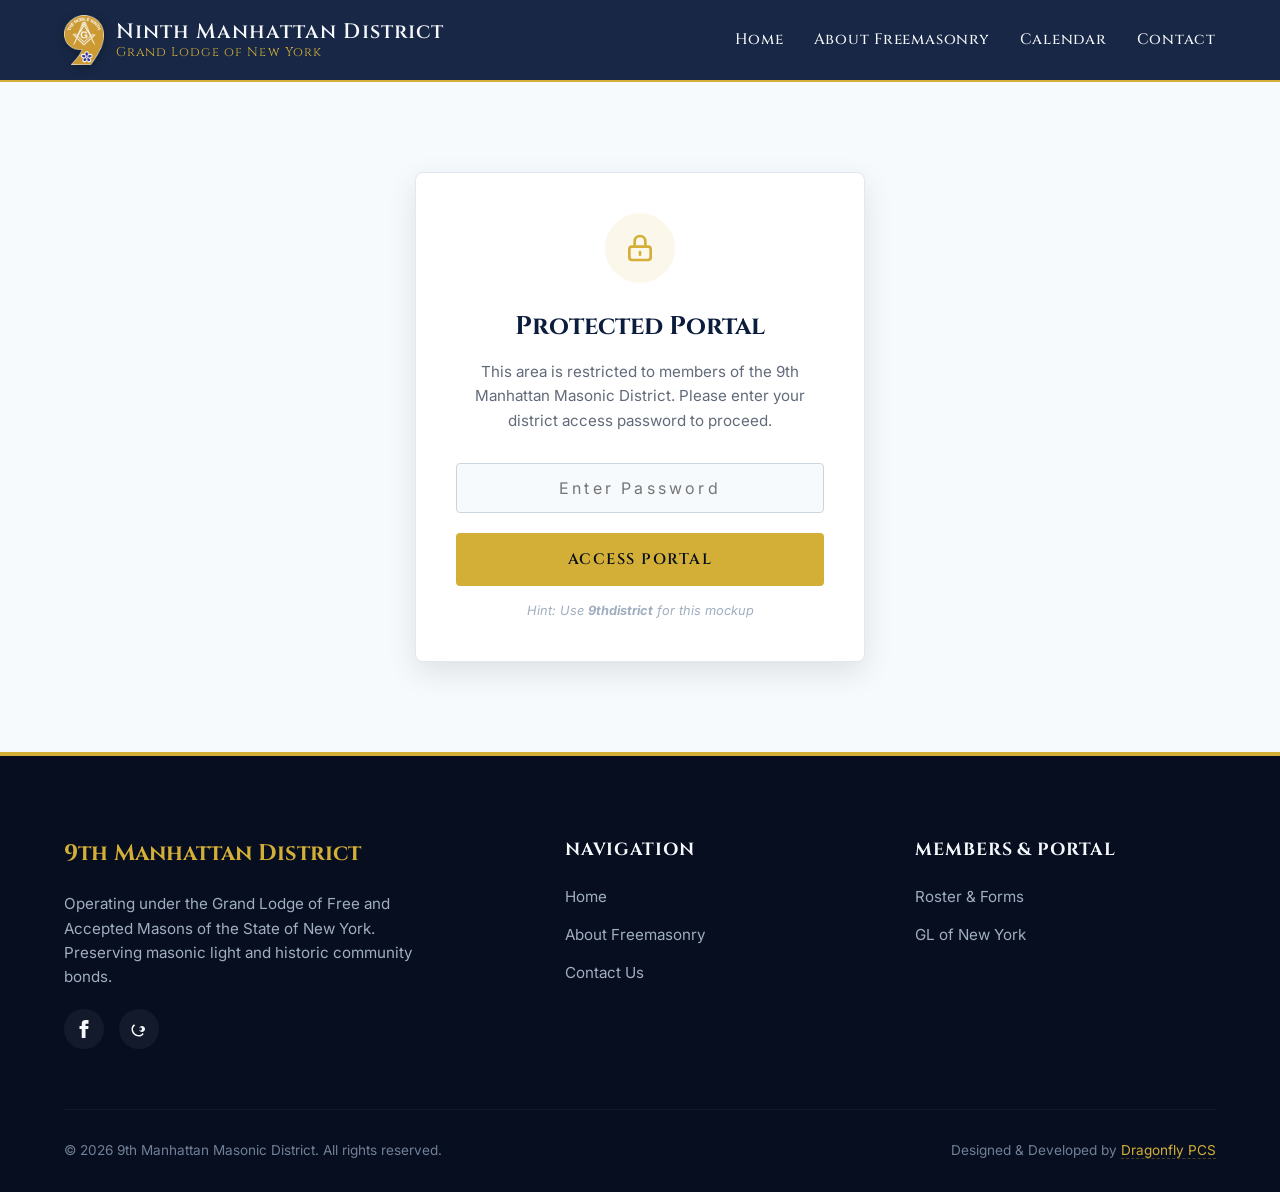
<file: roster.html>
<!DOCTYPE html>
<html lang="en">
<head>
  <meta charset="UTF-8">
  <meta name="viewport" content="width=device-width, initial-scale=1.0">
  <title>Members Roster & Forms | 9th Manhattan Masonic District</title>
  <meta name="description" content="Members-only portal for the 9th Manhattan Masonic District. Access forms, rosters, and administrative files.">
  <link rel="stylesheet" href="styles.css">
  <link rel="icon" type="image/png" href="district_logo_header.png">
</head>
<body>

  <!-- Navigation Bar -->
  <header class="navbar">
    <div class="container">
      <a href="index.html" class="logo-link">
        <img src="district_logo_header.png" alt="9th Manhattan District Logo" class="logo-img">
        <div class="logo-text">
          Ninth Manhattan District
          <span>Grand Lodge of New York</span>
        </div>
      </a>
      <button class="nav-toggle" id="nav-toggle" aria-label="Toggle Navigation">
        &#9776;
      </button>
      <nav class="nav-menu" id="nav-menu">
        <a href="index.html" class="nav-link">Home</a>
        <a href="about.html" class="nav-link">About Freemasonry</a>
        <a href="calendar.html" class="nav-link">Calendar</a>
        <!-- <a href="news.html" class="nav-link">Masonic News</a> -->
        <a href="contact.html" class="nav-link">Contact</a>
      </nav>
    </div>
  </header>

  <!-- Portal Section -->
  <section class="section reveal" style="background-color: #f7fafc; min-height: 70vh; display: flex; align-items: center;">
    <div class="container" style="width: 100%;">
      
      <!-- Password Prompt Card -->
      <div id="password-prompt" style="max-width: 450px; margin: 0 auto; background: white; border-radius: var(--border-radius-md); border: 1px solid #e2e8f0; padding: 40px; box-shadow: var(--shadow-medium); text-align: center;">
        <div style="width: 70px; height: 70px; border-radius: 50%; background-color: rgba(212, 175, 55, 0.1); color: var(--color-accent); display: flex; align-items: center; justify-content: center; margin: 0 auto 24px auto;">
          <svg width="32" height="32" fill="none" stroke="currentColor" stroke-width="2" viewBox="0 0 24 24"><path stroke-linecap="round" stroke-linejoin="round" d="M12 15v2m-6 4h12a2 2 0 002-2v-6a2 2 0 00-2-2H6a2 2 0 00-2 2v6a2 2 0 002 2zm10-10V7a4 4 0 00-8 0v4h8z"></path></svg>
        </div>
        <h2 style="font-family: var(--font-serif); font-size: 1.6rem; color: var(--color-primary); margin-bottom: 12px;">Protected Portal</h2>
        <p style="font-size: 0.95rem; color: var(--color-text-muted); margin-bottom: 30px;">
          This area is restricted to members of the 9th Manhattan Masonic District. Please enter your district access password to proceed.
        </p>
        
        <form id="portal-login-form">
          <div class="form-group" style="margin-bottom: 20px;">
            <input type="password" id="portal-password" class="form-control text-center" placeholder="Enter Password" required style="letter-spacing: 0.2em;">
          </div>
          <button type="submit" class="btn btn-primary" style="width: 100%;">Access Portal</button>
        </form>
        <p style="font-size: 0.8rem; color: #a0aec0; margin-top: 15px; font-style: italic;">Hint: Use <strong>9thdistrict</strong> for this mockup</p>
      </div>

      <!-- Protected Content (Initially Hidden) -->
      <div id="portal-content" style="display: none; max-width: 900px; margin: 0 auto; background: white; border-radius: var(--border-radius-lg); border: 1px solid #e2e8f0; padding: 50px; box-shadow: var(--shadow-medium);">
        <header style="border-bottom: 2px solid var(--color-accent); padding-bottom: 24px; margin-bottom: 35px; display: flex; justify-content: space-between; align-items: flex-end; flex-wrap: wrap; gap: 20px;">
          <div>
            <span style="font-size: 0.85rem; text-transform: uppercase; letter-spacing: 0.15em; color: var(--color-accent); font-weight: 600;">Member Resource Center</span>
            <h1 style="font-family: var(--font-serif); font-size: 2.2rem; color: var(--color-primary); margin-top: 5px;">Roster & District Forms</h1>
          </div>
          <button id="portal-logout" class="btn btn-secondary" style="padding: 8px 16px; font-size: 0.8rem; border-color: #cbd5e0; color: var(--color-text-muted);">Lock Portal</button>
        </header>

        <div class="roster-grid">
          <!-- Left: Forms Downloads -->
          <div>
            <h3 style="font-family: var(--font-serif); font-size: 1.3rem; color: var(--color-primary); margin-bottom: 20px;">Administrative Forms</h3>
            
            <div style="display: flex; flex-direction: column; gap: 15px;">
              
              <!-- Form item -->
              <div style="display: flex; justify-content: space-between; align-items: center; padding: 15px; border: 1px solid #edf2f7; border-radius: var(--border-radius-md); background-color: #f7fafc;">
                <div>
                  <strong style="display: block; font-size: 0.9rem; color: var(--color-primary);">Petition for Initiation</strong>
                  <span style="font-size: 0.8rem; color: var(--color-text-muted);">PDF Form | 142 KB</span>
                </div>
                <a href="#" style="color: var(--color-accent);"><svg width="20" height="20" fill="none" stroke="currentColor" stroke-width="2" viewBox="0 0 24 24"><path stroke-linecap="round" stroke-linejoin="round" d="M4 16v1a3 3 0 003 3h10a3 3 0 003-3v-1m-4-4l-4 4m0 0l-4-4m4 4V4"></path></svg></a>
              </div>

              <!-- Form item -->
              <div style="display: flex; justify-content: space-between; align-items: center; padding: 15px; border: 1px solid #edf2f7; border-radius: var(--border-radius-md); background-color: #f7fafc;">
                <div>
                  <strong style="display: block; font-size: 0.9rem; color: var(--color-primary);">Affiliation Petition</strong>
                  <span style="font-size: 0.8rem; color: var(--color-text-muted);">PDF Form | 115 KB</span>
                </div>
                <a href="#" style="color: var(--color-accent);"><svg width="20" height="20" fill="none" stroke="currentColor" stroke-width="2" viewBox="0 0 24 24"><path stroke-linecap="round" stroke-linejoin="round" d="M4 16v1a3 3 0 003 3h10a3 3 0 003-3v-1m-4-4l-4 4m0 0l-4-4m4 4V4"></path></svg></a>
              </div>

              <!-- Form item -->
              <div style="display: flex; justify-content: space-between; align-items: center; padding: 15px; border: 1px solid #edf2f7; border-radius: var(--border-radius-md); background-color: #f7fafc;">
                <div>
                  <strong style="display: block; font-size: 0.9rem; color: var(--color-primary);">District Bylaws (Amended)</strong>
                  <span style="font-size: 0.8rem; color: var(--color-text-muted);">PDF document | 1.2 MB</span>
                </div>
                <a href="#" style="color: var(--color-accent);"><svg width="20" height="20" fill="none" stroke="currentColor" stroke-width="2" viewBox="0 0 24 24"><path stroke-linecap="round" stroke-linejoin="round" d="M4 16v1a3 3 0 003 3h10a3 3 0 003-3v-1m-4-4l-4 4m0 0l-4-4m4 4V4"></path></svg></a>
              </div>

            </div>
          </div>

          <!-- Right: District Directory -->
          <div>
            <h3 style="font-family: var(--font-serif); font-size: 1.3rem; color: var(--color-primary); margin-bottom: 20px;">Lodge Officer Roster</h3>
            
            <div style="border: 1px solid #e2e8f0; border-radius: var(--border-radius-md); overflow: hidden;">
              <table style="width: 100%; border-collapse: collapse; font-size: 0.9rem; text-align: left;">
                <thead>
                  <tr style="background-color: var(--color-primary); color: var(--color-text-light);">
                    <th style="padding: 12px 15px; font-family: var(--font-serif); font-weight: 500;">Lodge</th>
                    <th style="padding: 12px 15px; font-family: var(--font-serif); font-weight: 500;">Worshipful Master</th>
                    <th style="padding: 12px 15px; font-family: var(--font-serif); font-weight: 500;">Secretary</th>
                  </tr>
                </thead>
                <tbody style="color: #4a5568;">
                  <tr style="border-bottom: 1px solid #edf2f7;">
                    <td style="padding: 12px 15px; font-weight: 600;">Harmony 199</td>
                    <td style="padding: 12px 15px;">W∴ John Miller</td>
                    <td style="padding: 12px 15px;">W∴ George Wagner</td>
                  </tr>
                  <tr style="border-bottom: 1px solid #edf2f7; background-color: #f7fafc;">
                    <td style="padding: 12px 15px; font-weight: 600;">KS-Beethoven 232</td>
                    <td style="padding: 12px 15px;">W∴ Franz Schubert</td>
                    <td style="padding: 12px 15px;">W∴ Johann Bach</td>
                  </tr>
                  <tr style="border-bottom: 1px solid #edf2f7;">
                    <td style="padding: 12px 15px; font-weight: 600;">Trinity 12</td>
                    <td style="padding: 12px 15px;">W∴ Heinrich Heine</td>
                    <td style="padding: 12px 15px;">W∴ Thomas Mann</td>
                  </tr>
                  <tr style="border-bottom: 1px solid #edf2f7; background-color: #f7fafc;">
                    <td style="padding: 12px 15px; font-weight: 600;">Knickerbocker 182</td>
                    <td style="padding: 12px 15px;">W∴ Arthur Smith</td>
                    <td style="padding: 12px 15px;">W∴ Charles Davis</td>
                  </tr>
                  <tr style="border-bottom: 1px solid #edf2f7;">
                    <td style="padding: 12px 15px; font-weight: 600;">Copernicus 545</td>
                    <td style="padding: 12px 15px;">W∴ Albert Einstein</td>
                    <td style="padding: 12px 15px;">W∴ Max Planck</td>
                  </tr>
                </tbody>
              </table>
            </div>
            <p style="font-size: 0.8rem; color: var(--color-text-muted); margin-top: 15px; font-style: italic;">
              For the complete roster or to submit directory changes, please contact the District Secretary.
            </p>
          </div>
        </div>

      </div>

    </div>
  </section>

  <!-- Footer -->
  <footer class="footer">
    <div class="container">
      <div class="footer-grid">
        <div class="footer-about">
          <h4>9th Manhattan District</h4>
          <p>
            Operating under the Grand Lodge of Free and Accepted Masons of the State of New York. Preserving masonic light and historic community bonds.
          </p>
          <div class="social-links">
            <a href="https://facebook.com" target="_blank" class="social-btn" aria-label="Facebook">
              <svg width="18" height="18" fill="currentColor" viewBox="0 0 24 24"><path d="M9 8h-3v4h3v12h5v-12h3.642l.358-4h-4v-1.667c0-.955.192-1.333 1.115-1.333h2.885v-5h-3.808c-3.596 0-5.192 1.583-5.192 4.615v3.385z"></path></svg>
            </a>
            <a href="feed/" class="social-btn" aria-label="RSS Feed">
              <svg width="18" height="18" fill="currentColor" viewBox="0 0 24 24"><path d="M12 20.001c-4.418 0-8-3.582-8-8 0-1.85 1.09-3.58 2.82-4.82l-1.41-1.42c-2.31 1.69-3.41 4.19-3.41 6.24 0 5.52 4.48 10 10 10 2.05 0 4.55-1.1 6.24-3.41l-1.42-1.41c-1.24 1.73-2.97 2.82-4.82 2.82zm8-8c0-2.21-1.79-4-4-4s-4 1.79-4 4 1.79 4 4 4 4-1.79 4-4zm-8 0c0-1.1.9-2 2-2s2 .9 2 2-.9 2-2 2-2-.9-2-2z"></path></svg>
            </a>
          </div>
        </div>
        
        <div class="footer-links">
          <h4>Navigation</h4>
          <ul class="footer-links-list">
            <li><a href="index.html">Home</a></li>
            <li><a href="about.html">About Freemasonry</a></li>
            <!-- <li><a href="news.html">Masonic News</a></li> -->
            <li><a href="contact.html">Contact Us</a></li>
          </ul>
        </div>

        <div class="footer-links">
          <h4>Members & Portal</h4>
          <ul class="footer-links-list">
            <li><a href="roster.html">Roster & Forms</a></li>
            <!-- <li><a href="wp-admin/">Admin Login</a></li> -->
            <li><a href="http://NYMasons.Org" target="_blank">GL of New York</a></li>
          </ul>
        </div>
      </div>

      <div class="footer-bottom">
        <p>&copy; 2026 9th Manhattan Masonic District. All rights reserved.</p>
        <p>Designed & Developed by <a href="http://www.dragonflypcs.com" target="_blank">Dragonfly PCS</a></p>
      </div>
    </div>
  </footer>

  <!-- Global UI JavaScript -->
  <script src="main.js"></script>

  <!-- Page Interactivity JavaScript -->
  <script>
    // Portal Login handling
    const loginForm = document.getElementById('portal-login-form');
    const passwordInput = document.getElementById('portal-password');
    const promptCard = document.getElementById('password-prompt');
    const portalContent = document.getElementById('portal-content');
    const logoutBtn = document.getElementById('portal-logout');

    loginForm.addEventListener('submit', (e) => {
      e.preventDefault();
      
      const pwd = passwordInput.value.trim();
      
      if (pwd === '9thdistrict') {
        promptCard.style.display = 'none';
        portalContent.style.display = 'block';
      } else {
        alert('Incorrect password. Please try again.');
        passwordInput.value = '';
      }
    });

    logoutBtn.addEventListener('click', () => {
      portalContent.style.display = 'none';
      promptCard.style.display = 'block';
      passwordInput.value = '';
    });
  </script>
</body>
</html>
</file>
<file: styles.css>
@import url('https://fonts.googleapis.com/css2?family=Cinzel:wght@400;500;600;700&family=Inter:wght@300;400;500;600&display=swap');

/* ==========================================================================
   Design System & Variables
   ========================================================================== */
:root {
  --color-primary: #0b1c3c;        /* Deep Masonic Navy */
  --color-primary-light: #162c55;  /* Shaded Navy */
  --color-primary-dark: #060e20;   /* Rich Midnight Blue */
  --color-accent: #d4af37;         /* Antique Gold */
  --color-accent-light: #e5c158;   /* Bright Gold */
  --color-accent-rgb: 212, 175, 55;
  --color-bg-light: #fbf9f5;       /* Warm Ivory */
  --color-bg-dark: #0a1120;        /* Midnight BG */
  --color-text-dark: #1e2530;      /* Near Black for readability */
  --color-text-light: #f5f7fa;     /* Crisp Off-White */
  --color-text-muted: #626b7a;     /* Soft Gray */
  
  --font-serif: 'Cinzel', Georgia, serif;
  --font-sans: 'Inter', system-ui, -apple-system, sans-serif;
  
  --transition-smooth: all 0.3s cubic-bezier(0.25, 0.8, 0.25, 1);
  --shadow-subtle: 0 4px 20px rgba(0, 0, 0, 0.05);
  --shadow-medium: 0 10px 30px rgba(0, 0, 0, 0.1);
  --shadow-gold: 0 8px 24px rgba(212, 175, 55, 0.15);
  
  --border-radius-sm: 4px;
  --border-radius-md: 8px;
  --border-radius-lg: 16px;
  
  --container-width: 1200px;
}

/* ==========================================================================
   CSS Reset
   ========================================================================== */
*, *::before, *::after {
  box-sizing: border-box;
  margin: 0;
  padding: 0;
}

body {
  font-family: var(--font-sans);
  font-size: 16px;
  line-height: 1.6;
  color: var(--color-text-dark);
  background-color: var(--color-bg-light);
  overflow-x: hidden;
  -webkit-font-smoothing: antialiased;
}

img {
  max-width: 100%;
  height: auto;
  display: block;
}

a {
  color: inherit;
  text-decoration: none;
  transition: var(--transition-smooth);
}

ul {
  list-style: none;
}

button, input, textarea {
  font-family: inherit;
  font-size: inherit;
}

/* ==========================================================================
   Utility Classes
   ========================================================================== */
.container {
  max-width: var(--container-width);
  margin: 0 auto;
  padding: 0 24px;
}

.section {
  padding: 90px 0;
}

.section-dark {
  background-color: var(--color-bg-dark);
  color: var(--color-text-light);
}

.text-center { text-align: center; }

.section-title {
  font-family: var(--font-serif);
  font-size: 2.5rem;
  font-weight: 600;
  color: var(--color-primary);
  margin-bottom: 16px;
  position: relative;
  letter-spacing: 0.05em;
}

.section-dark .section-title {
  color: var(--color-text-light);
}

.section-title::after {
  content: '';
  display: block;
  width: 60px;
  height: 3px;
  background-color: var(--color-accent);
  margin: 16px auto 0 auto;
}

.section-subtitle {
  font-size: 1.1rem;
  color: var(--color-text-muted);
  max-width: 600px;
  margin: 0 auto 50px auto;
  font-weight: 300;
}

.section-dark .section-subtitle {
  color: #a0aec0;
}

/* ==========================================================================
   Navigation Bar
   ========================================================================== */
.navbar {
  background-color: rgba(11, 28, 60, 0.95);
  backdrop-filter: blur(10px);
  position: sticky;
  top: 0;
  z-index: 1000;
  border-bottom: 2px solid var(--color-accent);
  padding: 15px 0;
  transition: var(--transition-smooth);
}

.navbar .container {
  display: flex;
  justify-content: space-between;
  align-items: center;
}

.logo-link {
  display: flex;
  align-items: center;
  gap: 12px;
}

.logo-img {
  height: 50px;
  object-fit: contain;
  filter: drop-shadow(0 2px 4px rgba(0,0,0,0.3));
}

.logo-text {
  font-family: var(--font-serif);
  color: var(--color-text-light);
  font-size: 1.3rem;
  font-weight: 600;
  line-height: 1.2;
  letter-spacing: 0.05em;
}

.logo-text span {
  display: block;
  font-size: 0.8rem;
  color: var(--color-accent);
  font-weight: 400;
}

.nav-menu {
  display: flex;
  gap: 30px;
}

.nav-link {
  font-family: var(--font-serif);
  color: var(--color-text-light);
  font-size: 0.95rem;
  font-weight: 500;
  letter-spacing: 0.05em;
  padding: 8px 0;
  position: relative;
}

.nav-link::after {
  content: '';
  position: absolute;
  bottom: 0;
  left: 0;
  width: 0;
  height: 2px;
  background-color: var(--color-accent);
  transition: var(--transition-smooth);
}

.nav-link:hover {
  color: var(--color-accent);
}

.nav-link:hover::after,
.nav-link.active::after {
  width: 100%;
}

.nav-link.active {
  color: var(--color-accent);
}

.nav-toggle {
  display: none;
  background: none;
  border: none;
  color: var(--color-text-light);
  font-size: 1.5rem;
  cursor: pointer;
}

/* ==========================================================================
   Hero Section
   ========================================================================== */
.hero {
  background: linear-gradient(rgba(6, 14, 32, 0.8), rgba(6, 14, 32, 0.9)), 
              url('masonic_hero_bg.png') no-repeat center center/cover;
  padding: 160px 0 140px 0;
  text-align: center;
  color: var(--color-text-light);
  border-bottom: 4px solid var(--color-accent);
}

.hero-subtitle {
  font-family: var(--font-sans);
  color: var(--color-accent);
  font-weight: 500;
  text-transform: uppercase;
  letter-spacing: 0.2em;
  font-size: 1rem;
  margin-bottom: 20px;
}

.hero-title {
  font-family: var(--font-serif);
  font-size: 3.5rem;
  font-weight: 700;
  line-height: 1.2;
  margin-bottom: 24px;
  letter-spacing: 0.03em;
  text-shadow: 0 4px 10px rgba(0, 0, 0, 0.4);
}

.hero-desc {
  font-size: 1.2rem;
  max-width: 750px;
  margin: 0 auto 40px auto;
  color: #cbd5e0;
  font-weight: 300;
}

.btn {
  display: inline-block;
  font-family: var(--font-serif);
  font-size: 0.95rem;
  font-weight: 600;
  letter-spacing: 0.1em;
  text-transform: uppercase;
  padding: 14px 32px;
  border-radius: var(--border-radius-sm);
  cursor: pointer;
  transition: var(--transition-smooth);
}

.btn-primary {
  background-color: var(--color-accent);
  color: var(--color-primary-dark);
  border: 2px solid var(--color-accent);
}

.btn-primary:hover {
  background-color: transparent;
  color: var(--color-accent);
  box-shadow: var(--shadow-gold);
}

.btn-secondary {
  background-color: transparent;
  color: var(--color-text-light);
  border: 2px solid var(--color-text-light);
  margin-left: 15px;
}

.btn-secondary:hover {
  background-color: var(--color-text-light);
  color: var(--color-primary-dark);
}

/* Lodge Directory Filter Buttons */
.filter-btn {
  padding: 8px 20px !important;
  font-size: 0.85rem !important;
  background-color: transparent !important;
  color: var(--color-primary) !important;
  border: 2px solid var(--color-primary) !important;
  margin-left: 0 !important;
  margin-right: 10px;
  margin-bottom: 10px;
  border-radius: var(--border-radius-sm);
  font-weight: 600;
  text-transform: uppercase;
  letter-spacing: 0.05em;
  transition: var(--transition-smooth);
}

.filter-btn:hover {
  background-color: rgba(11, 28, 60, 0.08) !important;
  color: var(--color-primary) !important;
}

.filter-btn.active {
  background-color: var(--color-accent) !important;
  color: var(--color-primary) !important;
  border-color: var(--color-accent) !important;
}

.filter-btn.active:hover {
  background-color: var(--color-accent) !important;
  color: var(--color-primary) !important;
  box-shadow: none !important;
}

/* ==========================================================================
   Info / Cards Layout (Lodge Cards)
   ========================================================================== */
.grid-lodges {
  display: grid;
  grid-template-columns: repeat(auto-fill, minmax(340px, 1fr));
  gap: 30px;
  margin-top: 40px;
}

.lodge-card {
  background: white;
  border-radius: var(--border-radius-md);
  border: 1px solid #e2e8f0;
  padding: 30px;
  box-shadow: var(--shadow-subtle);
  transition: var(--transition-smooth);
  position: relative;
  overflow: hidden;
  display: flex;
  flex-direction: column;
  justify-content: space-between;
}

.lodge-card::before {
  content: '';
  position: absolute;
  top: 0;
  left: 0;
  width: 100%;
  height: 4px;
  background-color: var(--color-primary);
  transition: var(--transition-smooth);
}

.lodge-card:hover {
  transform: translateY(-8px);
  box-shadow: var(--shadow-medium), 0 0 20px rgba(212, 175, 55, 0.2);
  border-color: rgba(212, 175, 55, 0.4);
}

.lodge-card:hover::before {
  background-color: var(--color-accent);
}

.lodge-header {
  margin-bottom: 20px;
}

.lodge-badge {
  display: inline-block;
  font-family: var(--font-serif);
  font-size: 0.75rem;
  color: var(--color-accent);
  background-color: rgba(212, 175, 55, 0.1);
  padding: 4px 10px;
  border-radius: var(--border-radius-sm);
  font-weight: 600;
  letter-spacing: 0.05em;
  margin-bottom: 10px;
}

.lodge-title {
  font-family: var(--font-serif);
  font-size: 1.35rem;
  color: var(--color-primary);
  font-weight: 700;
  line-height: 1.3;
}

.lodge-details {
  margin-bottom: 25px;
}

.lodge-info-item {
  display: flex;
  gap: 12px;
  align-items: flex-start;
  margin-bottom: 12px;
  font-size: 0.95rem;
}

.lodge-info-item svg {
  width: 18px;
  height: 18px;
  color: var(--color-accent);
  flex-shrink: 0;
  margin-top: 3px;
}

.lodge-info-text strong {
  display: block;
  color: var(--color-text-muted);
  font-size: 0.75rem;
  text-transform: uppercase;
  letter-spacing: 0.05em;
  font-weight: 600;
}

.lodge-action {
  border-top: 1px solid #edf2f7;
  padding-top: 20px;
  display: flex;
  justify-content: space-between;
  align-items: center;
}

.lodge-map-btn {
  font-size: 0.85rem;
  color: var(--color-primary);
  font-weight: 600;
  display: flex;
  align-items: center;
  gap: 6px;
}

.lodge-map-btn:hover {
  color: var(--color-accent);
}

/* ==========================================================================
   Leadership Section
   ========================================================================== */
.leadership-grid {
  display: grid;
  grid-template-columns: repeat(auto-fill, minmax(260px, 1fr));
  gap: 30px;
}

.leader-card {
  text-align: center;
  padding: 40px 24px;
  background-color: var(--color-primary-light);
  border-radius: var(--border-radius-md);
  border: 1px solid rgba(255, 255, 255, 0.05);
  transition: var(--transition-smooth);
}

.leader-card:hover {
  transform: translateY(-8px);
  border-color: var(--color-accent);
  box-shadow: 0 10px 25px rgba(0, 0, 0, 0.2), 0 0 20px rgba(212, 175, 55, 0.25);
}

.leader-avatar {
  width: 100px;
  height: 100px;
  border-radius: 50%;
  background-color: rgba(255, 255, 255, 0.05);
  border: 2px solid var(--color-accent);
  display: flex;
  align-items: center;
  justify-content: center;
  margin: 0 auto 24px auto;
  font-family: var(--font-serif);
  font-size: 2rem;
  color: var(--color-accent);
  text-shadow: 0 2px 4px rgba(0,0,0,0.3);
  box-shadow: var(--shadow-gold);
}

.leader-name {
  font-family: var(--font-serif);
  font-size: 1.25rem;
  color: var(--color-text-light);
  margin-bottom: 10px;
  min-height: 3.4rem; /* Aligns 1-line and 2-line names to the same height */
  display: flex;
  align-items: center;
  justify-content: center;
}

.leader-name .eszett {
  font-family: Georgia, 'Times New Roman', serif;
  text-transform: none; /* Prevents browser from transforming eszett to SS */
  font-weight: normal;
}

.leader-title {
  font-size: 0.85rem;
  color: var(--color-accent);
  text-transform: uppercase;
  letter-spacing: 0.1em;
  font-weight: 600;
  min-height: 2.5rem; /* Aligns 1-line and 2-line descriptions to the same height */
  display: flex;
  align-items: center;
  justify-content: center;
}

/* ==========================================================================
   News / Editorial Styles
   ========================================================================== */
.editorial-container {
  max-width: 800px;
  margin: 0 auto;
  background: white;
  padding: 50px;
  border-radius: var(--border-radius-md);
  box-shadow: var(--shadow-subtle);
  border: 1px solid #e2e8f0;
}

.editorial-header {
  border-bottom: 1px solid #edf2f7;
  padding-bottom: 30px;
  margin-bottom: 30px;
}

.editorial-title {
  font-family: var(--font-serif);
  font-size: 2.2rem;
  color: var(--color-primary);
  margin-bottom: 12px;
  line-height: 1.3;
}

.editorial-meta {
  color: var(--color-text-muted);
  font-size: 0.9rem;
}

.editorial-content p {
  margin-bottom: 24px;
  font-size: 1.05rem;
  color: #2d3748;
}

.editorial-content h2 {
  font-family: var(--font-serif);
  font-size: 1.6rem;
  color: var(--color-primary);
  margin: 40px 0 20px 0;
}

/* ==========================================================================
   News Grid & Cards
   ========================================================================== */
.news-header-card {
  background: linear-gradient(rgba(11, 28, 60, 0.9), rgba(11, 28, 60, 0.95)),
              url('masonic_news_bg.png') no-repeat center center/cover;
  padding: 50px;
  border-radius: var(--border-radius-md);
  border-bottom: 4px solid var(--color-accent);
  color: var(--color-text-light);
  margin-bottom: 50px;
}

.news-grid {
  display: grid;
  grid-template-columns: repeat(auto-fill, minmax(280px, 1fr));
  gap: 30px;
}

.news-card {
  background: white;
  border-radius: var(--border-radius-md);
  border: 1px solid #e2e8f0;
  overflow: hidden;
  box-shadow: var(--shadow-subtle);
  transition: var(--transition-smooth);
  display: flex;
  flex-direction: column;
}

.news-card:hover {
  transform: translateY(-8px);
  box-shadow: var(--shadow-medium), 0 0 20px rgba(212, 175, 55, 0.15);
  border-color: rgba(212, 175, 55, 0.25);
}

.news-card-img {
  height: 180px;
  background-color: #cbd5e0;
  position: relative;
  background-size: cover;
  background-position: center;
}

.news-card-badge {
  position: absolute;
  top: 15px;
  left: 15px;
  background-color: var(--color-primary);
  color: var(--color-accent);
  font-family: var(--font-serif);
  font-size: 0.7rem;
  font-weight: 600;
  letter-spacing: 0.05em;
  padding: 4px 8px;
  border-radius: var(--border-radius-sm);
  border: 1px solid var(--color-accent);
}

.news-card-body {
  padding: 24px;
  flex-grow: 1;
  display: flex;
  flex-direction: column;
  justify-content: space-between;
}

.news-card-title {
  font-family: var(--font-serif);
  font-size: 1.15rem;
  color: var(--color-primary);
  margin-bottom: 10px;
  font-weight: 700;
}

.news-card-desc {
  font-size: 0.9rem;
  color: var(--color-text-muted);
  margin-bottom: 20px;
}

.news-card-link {
  font-size: 0.85rem;
  color: var(--color-accent);
  font-weight: 600;
  text-transform: uppercase;
  letter-spacing: 0.05em;
  display: inline-flex;
  align-items: center;
  gap: 6px;
}

.news-card-link:hover {
  color: var(--color-primary);
}

/* ==========================================================================
   Contact Styles
   ========================================================================== */
.contact-wrapper {
  display: grid;
  grid-template-columns: 1fr 1.2fr;
  gap: 50px;
  background: white;
  border-radius: var(--border-radius-lg);
  box-shadow: var(--shadow-medium);
  overflow: hidden;
  border: 1px solid #e2e8f0;
}

.contact-info-panel {
  background-color: var(--color-primary-dark);
  color: var(--color-text-light);
  padding: 50px;
  display: flex;
  flex-direction: column;
  justify-content: space-between;
  border-right: 2px solid var(--color-accent);
}

.contact-info-panel h3 {
  font-family: var(--font-serif);
  font-size: 1.8rem;
  margin-bottom: 16px;
  color: var(--color-accent);
}

.contact-details-list {
  margin: 40px 0;
}

.contact-detail-item {
  display: flex;
  gap: 16px;
  margin-bottom: 30px;
}

.contact-detail-item svg {
  width: 24px;
  height: 24px;
  color: var(--color-accent);
  flex-shrink: 0;
}

.contact-detail-item p {
  font-size: 1.05rem;
  color: #cbd5e0;
}

.contact-form-panel {
  padding: 50px;
}

.contact-form-panel h3 {
  font-family: var(--font-serif);
  font-size: 1.8rem;
  color: var(--color-primary);
  margin-bottom: 30px;
}

.form-group {
  margin-bottom: 24px;
}

.form-label {
  display: block;
  font-size: 0.85rem;
  font-weight: 600;
  text-transform: uppercase;
  letter-spacing: 0.05em;
  color: var(--color-text-muted);
  margin-bottom: 8px;
}

.form-control {
  width: 100%;
  padding: 14px;
  border: 1px solid #cbd5e0;
  border-radius: var(--border-radius-sm);
  background-color: #f7fafc;
  transition: var(--transition-smooth);
}

.form-control:focus {
  outline: none;
  border-color: var(--color-accent);
  background-color: white;
  box-shadow: 0 0 0 3px rgba(212, 175, 55, 0.1);
}

.captcha-wrapper {
  display: flex;
  align-items: center;
  gap: 15px;
  margin-bottom: 24px;
}

.captcha-label {
  font-family: var(--font-serif);
  font-size: 1.1rem;
  color: var(--color-primary);
  font-weight: 600;
}

.captcha-input {
  max-width: 100px;
}

/* ==========================================================================
   Footer Section
   ========================================================================== */
.footer {
  background-color: var(--color-primary-dark);
  color: var(--color-text-light);
  padding: 80px 0 30px 0;
  border-top: 4px solid var(--color-accent);
}

.footer-grid {
  display: grid;
  grid-template-columns: 1.5fr 1fr 1fr;
  gap: 50px;
  margin-bottom: 60px;
}

.footer-about h4 {
  font-family: var(--font-serif);
  font-size: 1.4rem;
  color: var(--color-accent);
  margin-bottom: 20px;
}

.footer-about p {
  color: #a0aec0;
  margin-bottom: 20px;
  max-width: 380px;
  font-size: 0.95rem;
}

.footer-links h4 {
  font-family: var(--font-serif);
  font-size: 1.1rem;
  color: var(--color-text-light);
  margin-bottom: 20px;
  text-transform: uppercase;
  letter-spacing: 0.05em;
}

.footer-links-list li {
  margin-bottom: 12px;
}

.footer-links-list a {
  color: #a0aec0;
  font-size: 0.95rem;
}

.footer-links-list a:hover {
  color: var(--color-accent);
  padding-left: 5px;
}

.social-links {
  display: flex;
  gap: 15px;
}

.social-btn {
  width: 40px;
  height: 40px;
  border-radius: 50%;
  background-color: rgba(255, 255, 255, 0.05);
  display: flex;
  align-items: center;
  justify-content: center;
  color: var(--color-text-light);
  transition: var(--transition-smooth);
}

.social-btn:hover {
  background-color: var(--color-accent);
  color: var(--color-primary-dark);
}

.footer-bottom {
  border-top: 1px solid rgba(255, 255, 255, 0.05);
  padding-top: 30px;
  display: flex;
  justify-content: space-between;
  align-items: center;
  color: #718096;
  font-size: 0.85rem;
}

.footer-bottom a {
  color: var(--color-accent);
  text-decoration: none;
  border-bottom: 1px dashed rgba(212, 175, 55, 0.3);
  transition: var(--transition-smooth);
}

.footer-bottom a:hover {
  color: var(--color-accent);
  border-bottom-color: var(--color-accent);
}

/* ==========================================================================
   Responsive Media Queries
   ========================================================================== */
@media (max-width: 992px) {
  .hero-title {
    font-size: 2.8rem;
  }
  .contact-wrapper {
    grid-template-columns: 1fr;
  }
  .contact-info-panel {
    border-right: none;
    border-bottom: 2px solid var(--color-accent);
  }
}

@media (max-width: 768px) {
  .section {
    padding: 60px 0;
  }
  .navbar {
    padding: 10px 0;
  }
  .nav-toggle {
    display: block;
  }
  .nav-menu {
    display: none;
    flex-direction: column;
    position: absolute;
    top: 100%;
    left: 0;
    width: 100%;
    background-color: var(--color-primary);
    padding: 20px;
    border-bottom: 2px solid var(--color-accent);
  }
  .nav-menu.show {
    display: flex;
  }
  .hero-title {
    font-size: 2.2rem;
  }
  .hero-desc {
    font-size: 1rem;
  }
  .btn {
    display: block;
    width: 100%;
    margin-left: 0 !important;
    margin-bottom: 12px;
  }
  .grid-lodges {
    grid-template-columns: 1fr;
  }
  .footer-grid {
    grid-template-columns: 1fr;
    gap: 30px;
  }
  .footer-bottom {
    flex-direction: column;
    gap: 15px;
    text-align: center;
  }
}

/* Skeleton Loading Animation */
@keyframes pulse {
  0%, 100% { opacity: 0.5; }
  50% { opacity: 1; }
}

/* ==========================================================================
   Responsive Grid Component Layouts
   ========================================================================== */
.heritage-grid {
  display: grid;
  grid-template-columns: 1.2fr 0.8fr;
  gap: 60px;
  align-items: center;
  max-width: 1100px;
  margin: 0 auto;
}

.calendar-grid {
  display: grid;
  grid-template-columns: 2.2fr 0.8fr;
  gap: 40px;
  align-items: start;
}

.news-layout-grid {
  display: grid;
  grid-template-columns: 2fr 1fr;
  gap: 50px;
}

.roster-grid {
  display: grid;
  grid-template-columns: 1.2fr 1.8fr;
  gap: 40px;
}

@media (max-width: 992px) {
  .heritage-grid,
  .calendar-grid,
  .news-layout-grid,
  .roster-grid {
    grid-template-columns: 1fr;
    gap: 40px;
  }
}

/* ==========================================================================
   Animations & Transitions
   ========================================================================== */

/* 1. Hero Entrance Keyframes & Animation Helper Classes */
@keyframes fadeInUp {
  from {
    opacity: 0;
    transform: translateY(30px);
  }
  to {
    opacity: 1;
    transform: translateY(0);
  }
}

.animate-entrance {
  opacity: 0;
  animation: fadeInUp 0.8s cubic-bezier(0.25, 1, 0.5, 1) forwards;
}

.delay-1 { animation-delay: 0.1s; }
.delay-2 { animation-delay: 0.25s; }
.delay-3 { animation-delay: 0.4s; }
.delay-4 { animation-delay: 0.55s; }
.delay-5 { animation-delay: 0.7s; }

/* 2. Slow breathing pulse animation for Masonic symbols */
@keyframes masonicPulse {
  0% {
    transform: scale(1);
    opacity: 0.85;
    text-shadow: 0 0 10px rgba(212, 175, 55, 0.1);
  }
  50% {
    transform: scale(1.08);
    opacity: 1;
    text-shadow: 0 0 20px rgba(212, 175, 55, 0.4);
  }
  100% {
    transform: scale(1);
    opacity: 0.85;
    text-shadow: 0 0 10px rgba(212, 175, 55, 0.1);
  }
}

.pulse-symbol {
  display: inline-block;
  animation: masonicPulse 4s ease-in-out infinite;
  transform-origin: center;
}

/* 3. Sticky navbar scrolled styles */
.navbar.scrolled {
  padding: 8px 0;
  background-color: rgba(6, 14, 32, 0.98);
  box-shadow: 0 10px 30px rgba(0, 0, 0, 0.2);
}

/* 4. Scroll Reveal Classes (Intersection Observer) */
.reveal {
  opacity: 0;
  transform: translateY(35px);
  transition: opacity 0.8s cubic-bezier(0.25, 1, 0.5, 1),
              transform 0.8s cubic-bezier(0.25, 1, 0.5, 1);
}

.reveal.active {
  opacity: 1;
  transform: translateY(0);
}

/* Staggered reveal for grid elements */
.reveal-stagger > * {
  opacity: 0;
  transform: translateY(25px);
  transition: opacity 0.6s cubic-bezier(0.25, 1, 0.5, 1),
              transform 0.6s cubic-bezier(0.25, 1, 0.5, 1);
}

.reveal-stagger.active > * {
  opacity: 1;
  transform: translateY(0);
}

/* Stagger delay helper classes for child elements */
.reveal-stagger.active > *:nth-child(1) { transition-delay: 0.05s; }
.reveal-stagger.active > *:nth-child(2) { transition-delay: 0.15s; }
.reveal-stagger.active > *:nth-child(3) { transition-delay: 0.25s; }
.reveal-stagger.active > *:nth-child(4) { transition-delay: 0.35s; }
.reveal-stagger.active > *:nth-child(5) { transition-delay: 0.45s; }
.reveal-stagger.active > *:nth-child(6) { transition-delay: 0.55s; }

/* 5. Smooth Page Scroll behavior */
html {
  scroll-behavior: smooth;
}
</file>
